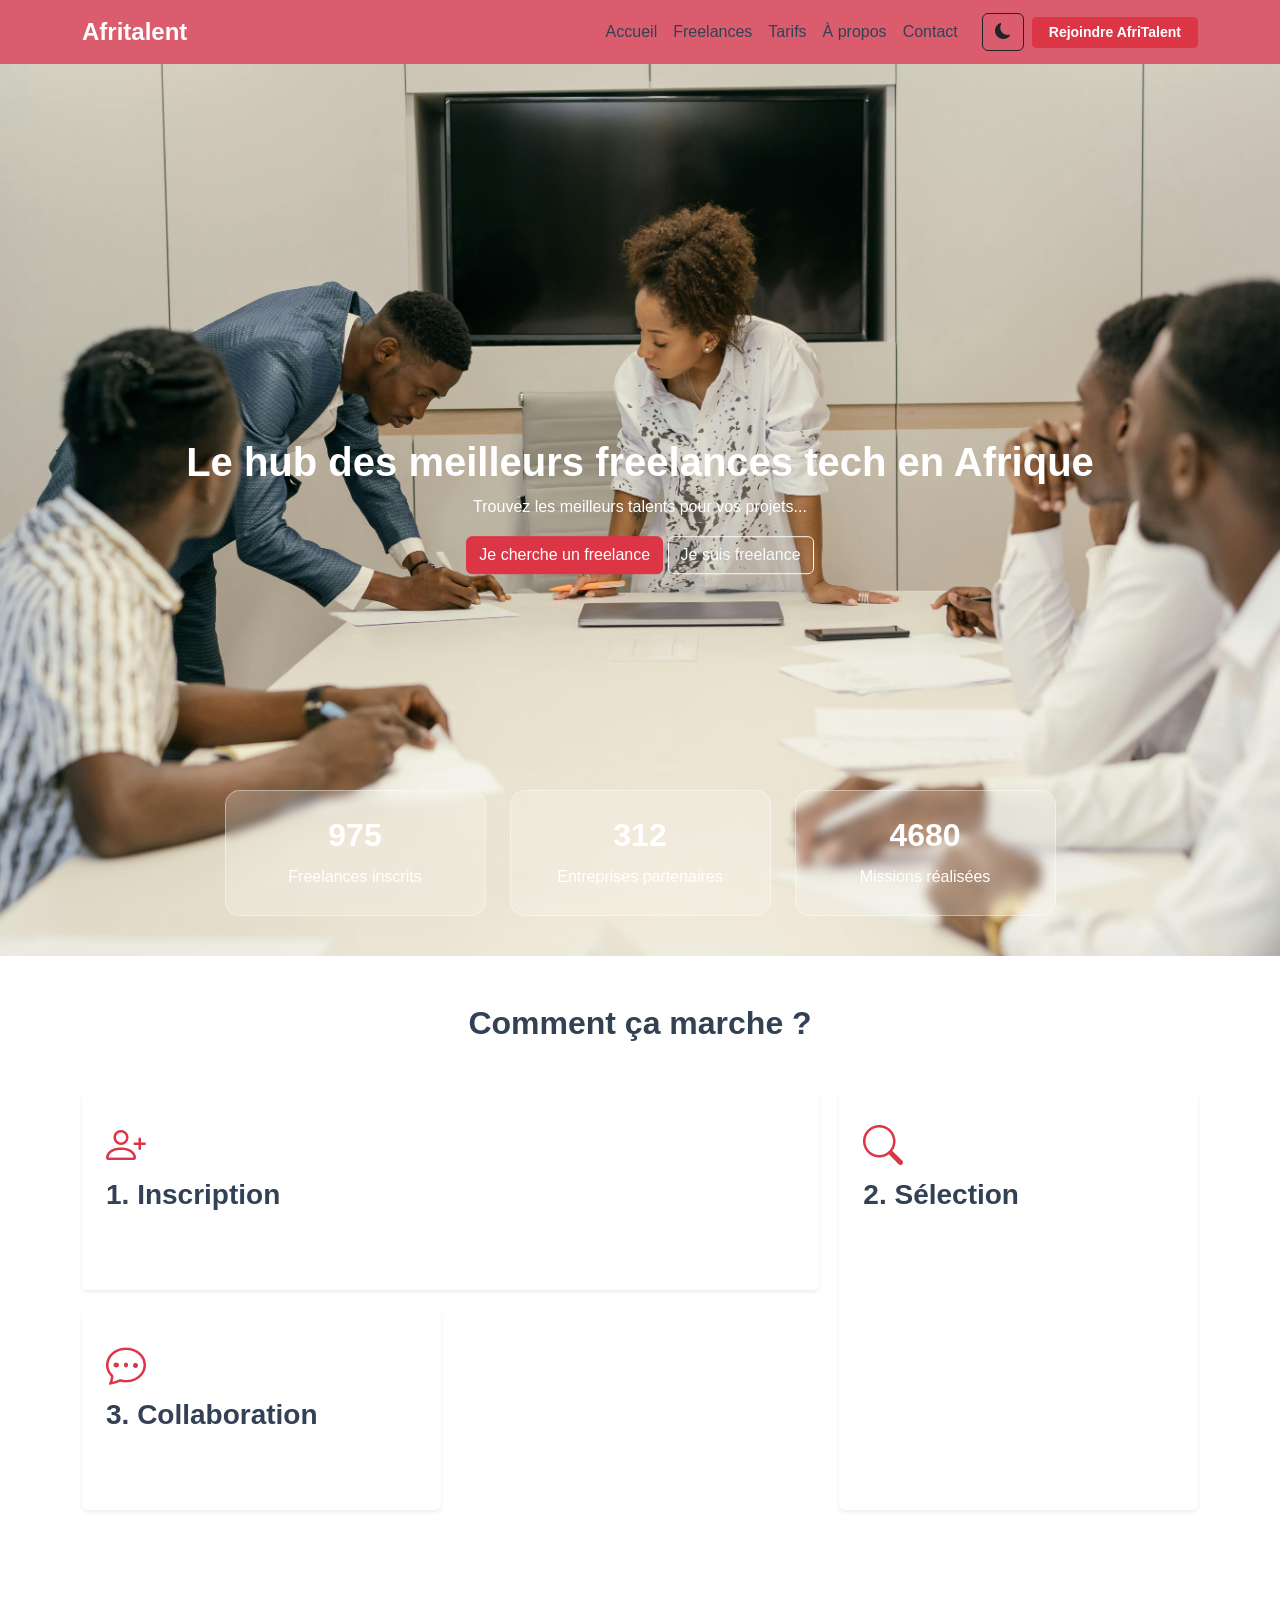
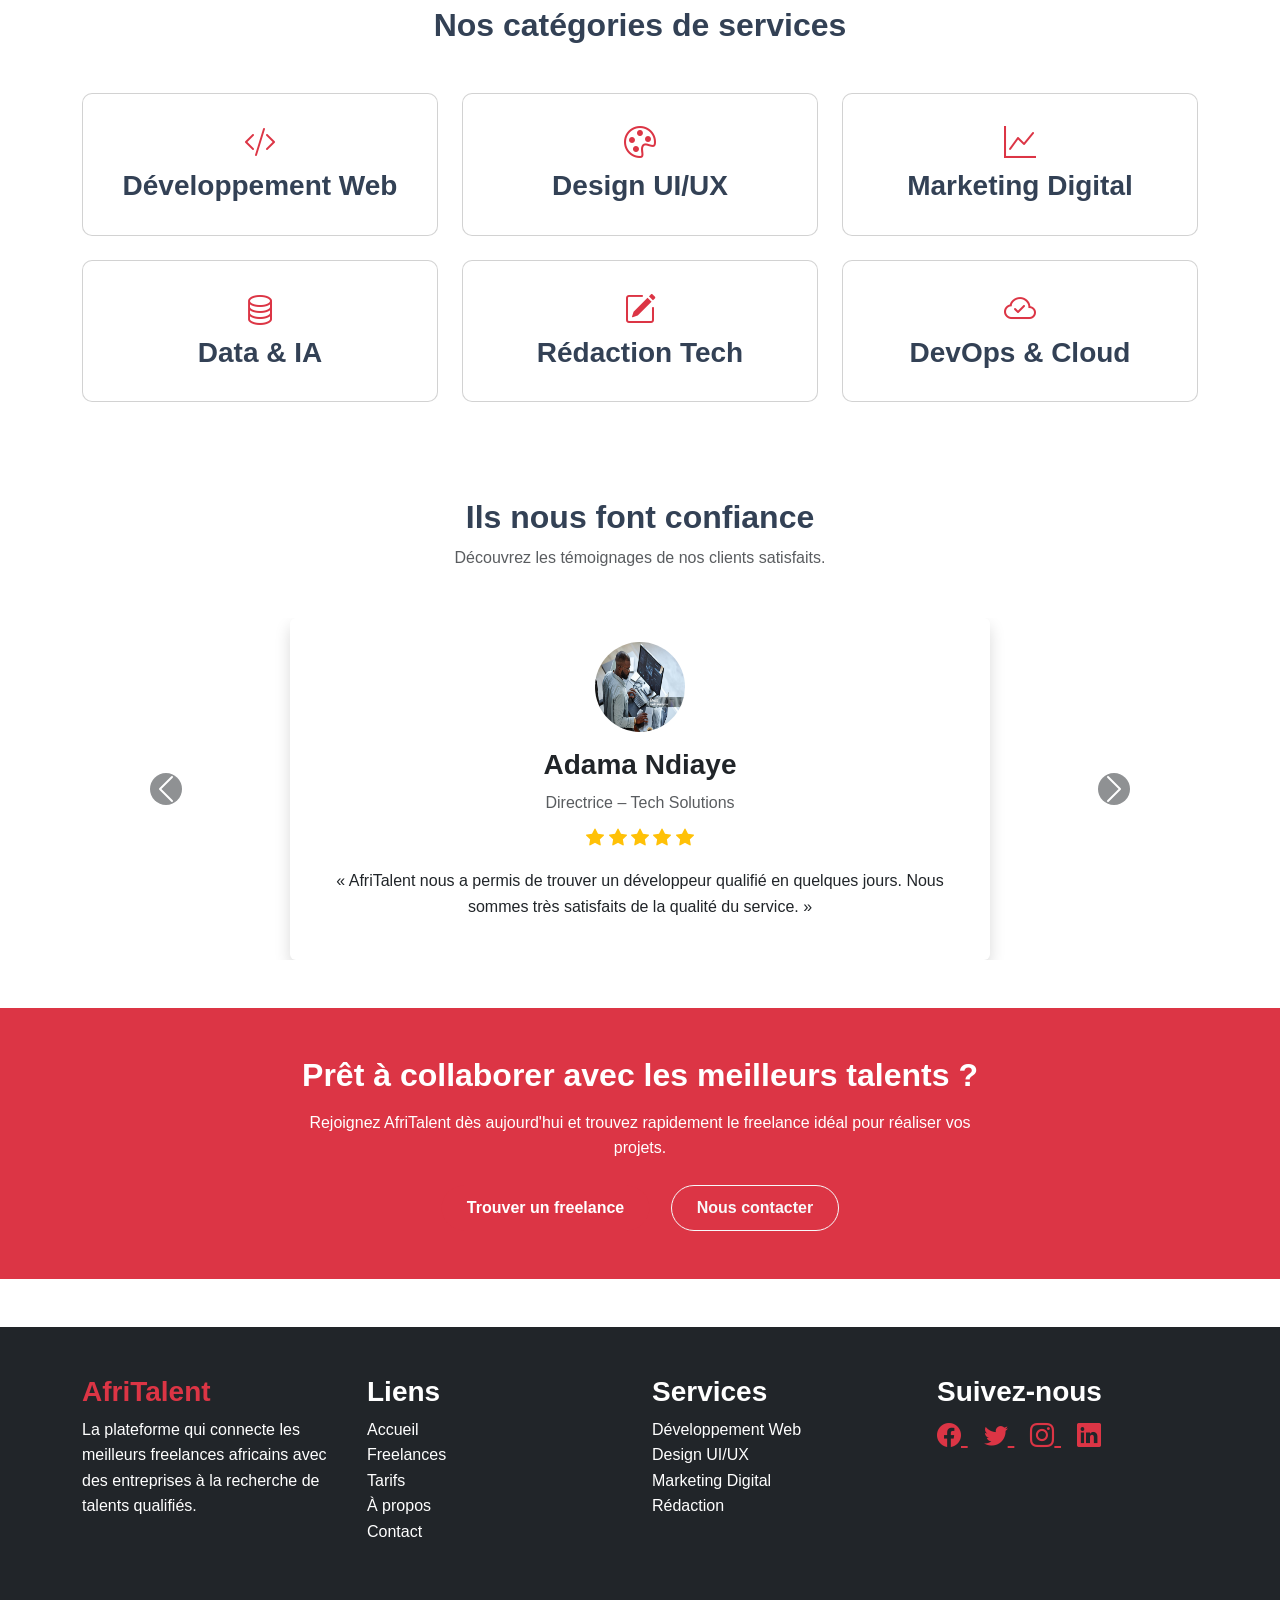
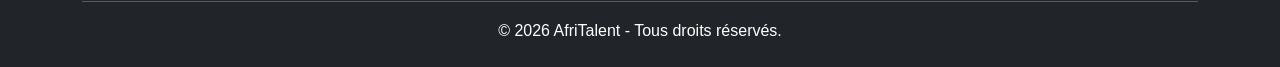
<file: index.html>
<!DOCTYPE html>
<html lang="fr">
<head>
    <meta charset="UTF-8">
    <meta name="viewport" content="width=device-width, initial-scale=1.0">
    <title>Accueil | AfriTalent</title>
    
    <link href="https://cdn.jsdelivr.net/npm/bootstrap@5.3.0/dist/css/bootstrap.min.css" rel="stylesheet">
    <link rel="stylesheet" href="https://cdn.jsdelivr.net/npm/bootstrap-icons@1.10.5/font/bootstrap-icons.css">
    <link rel="stylesheet" href="css/styles.css">
</head>
<body> 
    <header>
        <!-- Navbar fixe avec toggle dark mode et bouton d'inscription -->
        <nav class="navbar navbar-expand-lg navbar-light fixed-top">
            <div class="container">
                
                <a class="navbar-brand" href="index.html">Afritalent</a>
                
                <button class="navbar-toggler" type="button" data-bs-toggle="collapse" data-bs-target="#navbarNav" aria-controls="navbarNav" aria-expanded="false" aria-label="Toggle navigation">
                    <span class="navbar-toggler-icon"></span>
                </button>
         
                <div class="collapse navbar-collapse" id="navbarNav">

                    <ul class="navbar-nav ms-auto">
                        <li class="nav-item"><a class="nav-link" href="index.html">Accueil</a></li>
                        <li class="nav-item"><a class="nav-link" href="freelances.html">Freelances</a></li>
                        <li class="nav-item"><a class="nav-link" href="tarifs.html">Tarifs</a></li>
                        <li class="nav-item"><a class="nav-link" href="about.html">À propos</a></li>
                        <li class="nav-item"><a class="nav-link" href="contact.html">Contact</a></li>
                    </ul>

                    <div class="d-flex align-items-center ms-3">

                        <button id="theme-toggle" class="btn btn-outline-dark me-2">
                            <i class="bi bi-moon-fill"></i>
                        </button>

                        <a href="contact.html" class="btn btn-danger btn-sm px-3 fw-bold">
                            Rejoindre AfriTalent
                        </a>

                    </div>

                </div>
            </div>
            </nav>
    </header>
    
    <!-- Section Hero : image plein écran, titre + CTA centrés, stats flottantes en bas -->
    <section class="hero">

        <img src="images/images6.jpg" class="hero-img" alt="equipe de profesionnels travaillant ensemble">

        <div class="hero-content">
            <div class="container">
                <h1>Le hub des meilleurs freelances tech en Afrique</h1>
                <p>Trouvez les meilleurs talents pour vos projets...</p>
                <a href="freelances.html" class="btn btn-danger">Je cherche un freelance</a>
                <a href="contact.html" class="btn btn-outline-light">Je suis freelance</a>
            </div>
        </div>

        <div class="hero-stats">
            <div class="container">
                <div class="row g-4 justify-content-center">

                    <div class="col-md-3 col-10">
                        <div class="stat-card">
                            <h2 class="counter" data-target="2500">0</h2>
                            <p>Freelances inscrits</p>
                        </div>
                    </div>

                    <div class="col-md-3 col-10">
                        <div class="stat-card">
                            <h2 class="counter" data-target="800">0</h2>
                            <p>Entreprises partenaires</p>
                        </div>
                    </div>

                    <div class="col-md-3 col-10">
                        <div class="stat-card">
                            <h2 class="counter" data-target="12000">0</h2>
                            <p>Missions réalisées</p>
                        </div>
                    </div>

                </div>
            </div>
        </div>

    </section>

    <!-- Section "Comment ça marche" en Bento Grid asymétrique (CSS Grid) -->
    <section class="container py-5 fade-in">
        <h2 class="text-center mb-5">Comment ça marche ?</h2>
        <div class="bento-grid">
            
            <div class="bento-item item-large bg-light p-4 rounded shadow-sm">
                <i class="bi bi-person-plus fs-1 text-danger"></i><h3>1. Inscription</h3>
            </div>
            <div class="bento-item item-tall bg-light p-4 rounded shadow-sm">
                <i class="bi bi-search fs-1 text-danger"></i><h3>2. Sélection</h3>
            </div>
            <div class="bento-item bg-light p-4 rounded shadow-sm">
                <i class="bi bi-chat-dots fs-1 text-danger"></i><h3>3. Collaboration</h3>
            </div>
        </div>
    </section>

    <!-- Grille des 6 catégories de services, avec effet hover en rose -->
    <section class="bg-light py-5 fade-in">
        <div class="container">
            <h2 class="text-center mb-5">Nos catégories de services</h2>
            <div class="row g-4">
                <div class="col-md-4"><div class="card service-card p-4 text-center"><i class="bi bi-code-slash fs-2 text-danger"></i><h3>Développement Web</h3></div></div>
                <div class="col-md-4"><div class="card service-card p-4 text-center"><i class="bi bi-palette fs-2 text-danger"></i><h3>Design UI/UX</h3></div></div>
                <div class="col-md-4"><div class="card service-card p-4 text-center"><i class="bi bi-graph-up fs-2 text-danger"></i><h3>Marketing Digital</h3></div></div>
                <div class="col-md-4"><div class="card service-card p-4 text-center"><i class="bi bi-database fs-2 text-danger"></i><h3>Data & IA</h3></div></div>
                <div class="col-md-4"><div class="card service-card p-4 text-center"><i class="bi bi-pencil-square fs-2 text-danger"></i><h3>Rédaction Tech</h3></div></div>
                <div class="col-md-4"><div class="card service-card p-4 text-center"><i class="bi bi-cloud-check fs-2 text-danger"></i><h3>DevOps & Cloud</h3></div></div>
            </div>
        </div>
    </section>

    <!-- Carousel Bootstrap des témoignages clients -->
    <section class="py-5 bg-light fade-in" id="temoignages">
        <div class="container">

            <div class="text-center mb-5">
                <h2 class="fw-bold">Ils nous font confiance</h2>
                <p class="text-muted">
                    Découvrez les témoignages de nos clients satisfaits.
                </p>
            </div>

            <div id="carouselTemoignages" class="carousel slide" data-bs-ride="carousel">

                <div class="carousel-inner">

                    
                    <div class="carousel-item active">
                        <div class="card border-0 shadow mx-auto p-4 temoignage-card" >
                            <div class="text-center">

                                <img src="images/images7-7.jpg"
                                    class="rounded-circle d-block mx-auto mb-3"
                                    width="90"
                                    height="90"
                                    alt="Adama ndiaye">

                                <h3 class="fw-bold">Adama Ndiaye</h3>
                                <p class="text-muted mb-2">
                                    Directrice – Tech Solutions
                                </p>

                                <div class="text-warning mb-3">
                                    <i class="bi bi-star-fill"></i>
                                    <i class="bi bi-star-fill"></i>
                                    <i class="bi bi-star-fill"></i>
                                    <i class="bi bi-star-fill"></i>
                                    <i class="bi bi-star-fill"></i>
                                </div>

                                <p>
                                    « AfriTalent nous a permis de trouver un développeur
                                    qualifié en quelques jours. Nous sommes très satisfaits
                                    de la qualité du service. »
                                </p>

                            </div>
                        </div>
                    </div>

                   
                    <div class="carousel-item">
                        <div class="card border-0 shadow mx-auto p-4 temoignage-card" >
                            <div class="text-center">

                                <img src="images/images5-5.jpg"
                                    class="rounded-circle d-block mx-auto mb-3"
                                    width="90"
                                    height="90"
                                    alt="Moussa diallo">

                                <h3 class="fw-bold">Moussa Diallo</h3>
                                <p class="text-muted mb-2">
                                    CEO – Digital Africa
                                </p>

                                <div class="text-warning mb-3">
                                    <i class="bi bi-star-fill"></i>
                                    <i class="bi bi-star-fill"></i>
                                    <i class="bi bi-star-fill"></i>
                                    <i class="bi bi-star-fill"></i>
                                    <i class="bi bi-star-fill"></i>
                                </div>

                                <p>
                                    « Les freelances sont très compétents et les projets
                                    sont réalisés dans les délais. Je recommande vivement
                                    cette plateforme. »
                                </p>

                            </div>
                        </div>
                    </div>

                    
                    <div class="carousel-item">
                        <div class="card border-0 shadow mx-auto p-4 temoignage-card" >
                            <div class="text-center">

                                <img src="images/images8-8.jpg"
                                    class="rounded-circle d-block mx-auto mb-3"
                                    width="90"
                                    height="90"
                                    alt="Fatou sow">

                                <h3 class="fw-bold">Fatou Sow</h3>
                                <p class="text-muted mb-2">
                                    Responsable Marketing – Innov Sénégal
                                </p>

                                <div class="text-warning mb-3">
                                    <i class="bi bi-star-fill"></i>
                                    <i class="bi bi-star-fill"></i>
                                    <i class="bi bi-star-fill"></i>
                                    <i class="bi bi-star-fill"></i>
                                    <i class="bi bi-star-fill"></i>
                                </div>

                                <p>
                                    « Une plateforme fiable, moderne et simple à utiliser.
                                    Nous avons trouvé le profil idéal pour notre entreprise. »
                                </p>

                            </div>
                        </div>
                    </div>

                </div>

                
                <button class="carousel-control-prev"
                        type="button"
                        data-bs-target="#carouselTemoignages"
                        data-bs-slide="prev">

                    <span class="carousel-control-prev-icon bg-dark rounded-circle"></span>

                </button>

                <button class="carousel-control-next"
                        type="button"
                        data-bs-target="#carouselTemoignages"
                        data-bs-slide="next">

                    <span class="carousel-control-next-icon bg-dark rounded-circle"></span>

                </button>

            </div>

        </div>
    </section>

    <!-- Bandeau d'appel à l'action final -->
    <section class="cta py-5 fade-in">
        <div class="container">
            <div class="text-center">

                <h2 class="fw-bold mb-3">
                    Prêt à collaborer avec les meilleurs talents ?
                </h2>

                <p class="mb-4">
                    Rejoignez AfriTalent dès aujourd'hui et trouvez rapidement le freelance idéal pour réaliser vos projets.
                </p>

                <a href="freelances.html" class="btn btn-danger me-3">
                    Trouver un freelance
                </a>

                <a href="contact.html" class="btn btn-outline-light">
                    Nous contacter
                </a>

            </div>
        </div>
    </section>

    <!-- Footer 4 colonnes : logo, liens, services, réseaux sociaux -->
    <footer class="bg-dark text-white pt-5 pb-4 mt-5">
        <div class="container">
            <div class="row">

                
                <div class="col-md-3 mb-4">
                    <h3 class="fw-bold text-danger">AfriTalent</h3>
                    <p>
                        La plateforme qui connecte les meilleurs freelances africains
                        avec des entreprises à la recherche de talents qualifiés.
                    </p>
                </div>

              
                <div class="col-md-3 mb-4">
                    <h3>Liens</h3>
                    <ul class="list-unstyled">
                        <li><a href="index.html" class="text-white text-decoration-none">Accueil</a></li>
                        <li><a href="freelances.html" class="text-white text-decoration-none">Freelances</a></li>
                        <li><a href="tarifs.html" class="text-white text-decoration-none">Tarifs</a></li>
                        <li><a href="about.html" class="text-white text-decoration-none">À propos</a></li>
                        <li><a href="contact.html" class="text-white text-decoration-none">Contact</a></li>
                    </ul>
                </div>

                
                <div class="col-md-3 mb-4">
                    <h3>Services</h3>
                    <ul class="list-unstyled">
                        <li>Développement Web</li>
                        <li>Design UI/UX</li>
                        <li>Marketing Digital</li>
                        <li>Rédaction</li>
                    </ul>
                </div>

                
                <div class="col-md-3 mb-4">
                    <h3>Suivez-nous</h3>

                    <a href="#" class="text-danger fs-4 me-3">
                        <i class="bi bi-facebook"></i>
                    </a>

                    <a href="#" class="text-danger fs-4 me-3">
                        <i class="bi bi-twitter"></i>
                    </a>

                    <a href="#" class="text-danger fs-4 me-3">
                        <i class="bi bi-instagram"></i>
                    </a>

                    <a href="#" class="text-danger fs-4">
                        <i class="bi bi-linkedin"></i>
                    </a>
                </div>

            </div>

            <hr class="border-light">

            <div class="text-center">
                <p class="mb-0">
                    ©️ 2026 AfriTalent - Tous droits réservés.
                </p>
            </div>

        </div>
    </footer>
    <button id="backToTop" class="btn btn-danger rounded-circle">
        <i class="bi bi-arrow-up"></i>
    </button>

    <script src="https://cdn.jsdelivr.net/npm/bootstrap@5.3.0/dist/js/bootstrap.bundle.min.js"></script>
    <script src="js/main.js"></script>

</body>
</html>
</file>
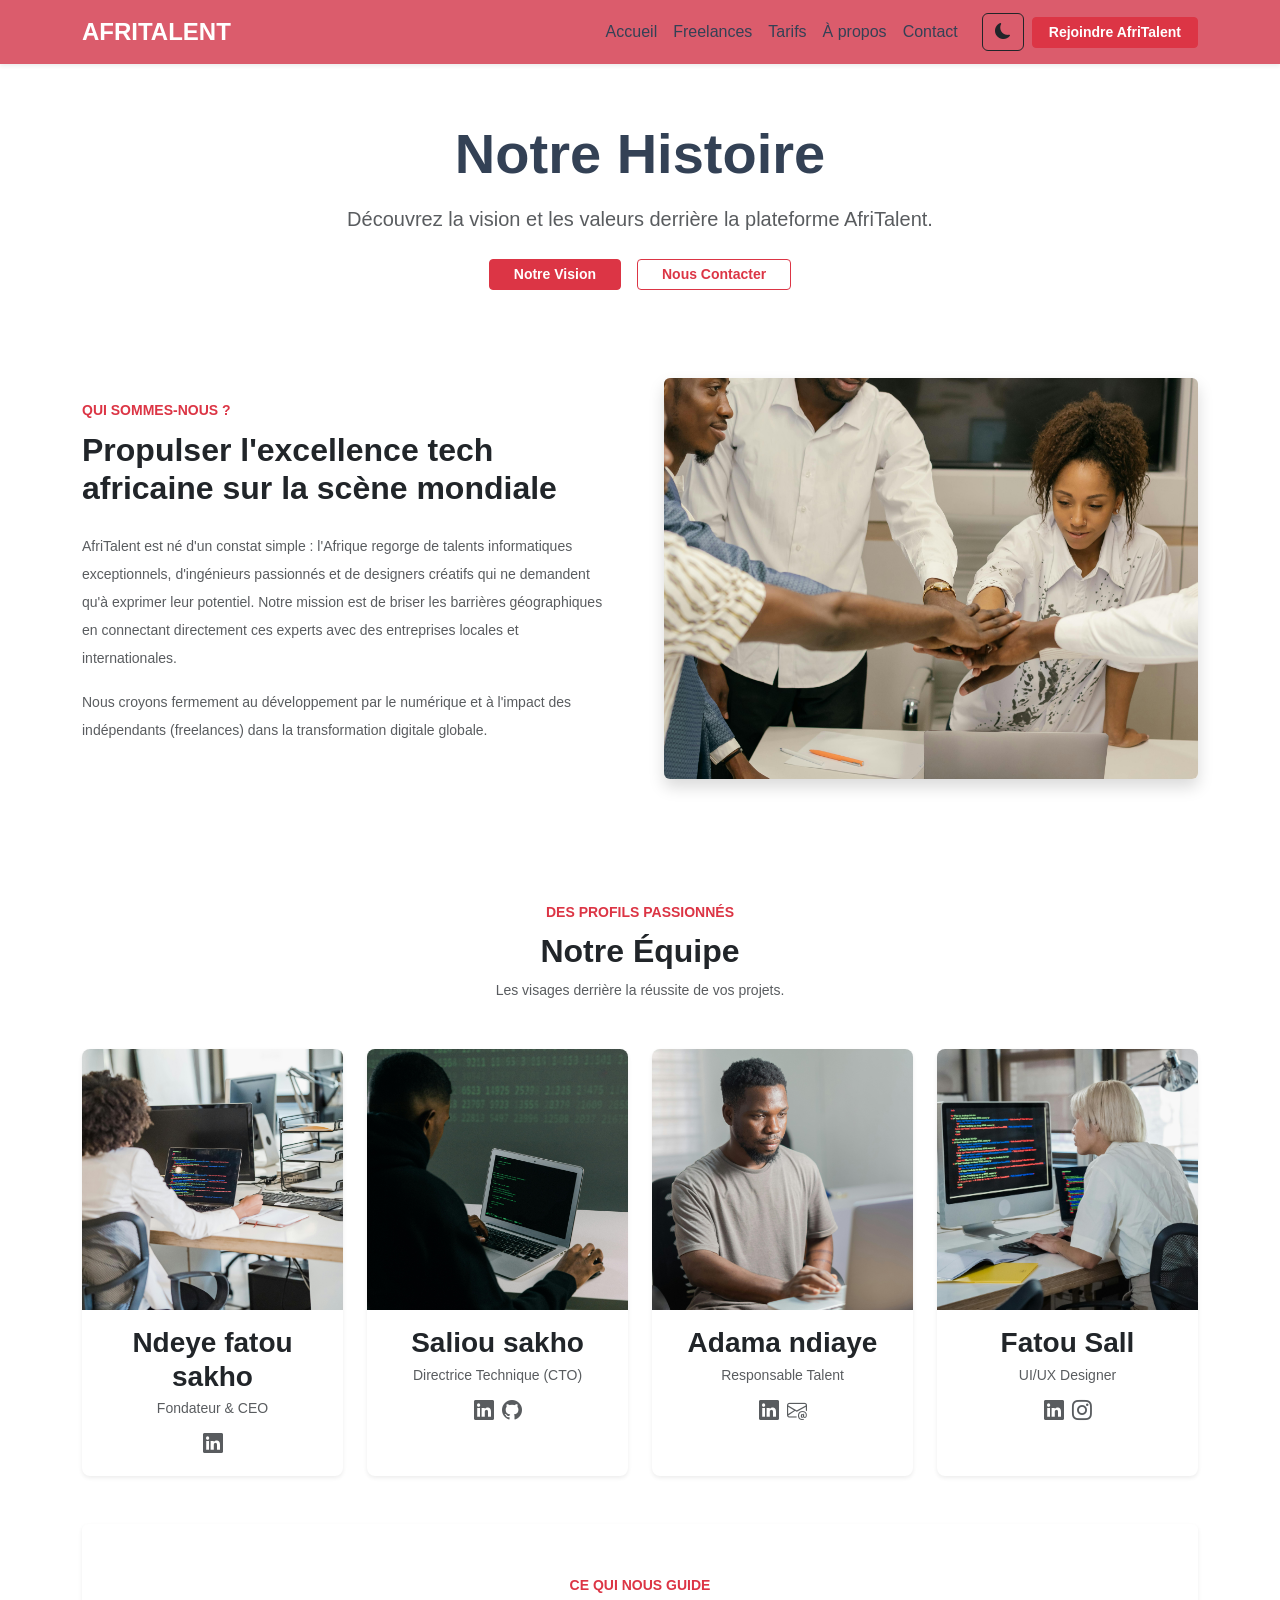
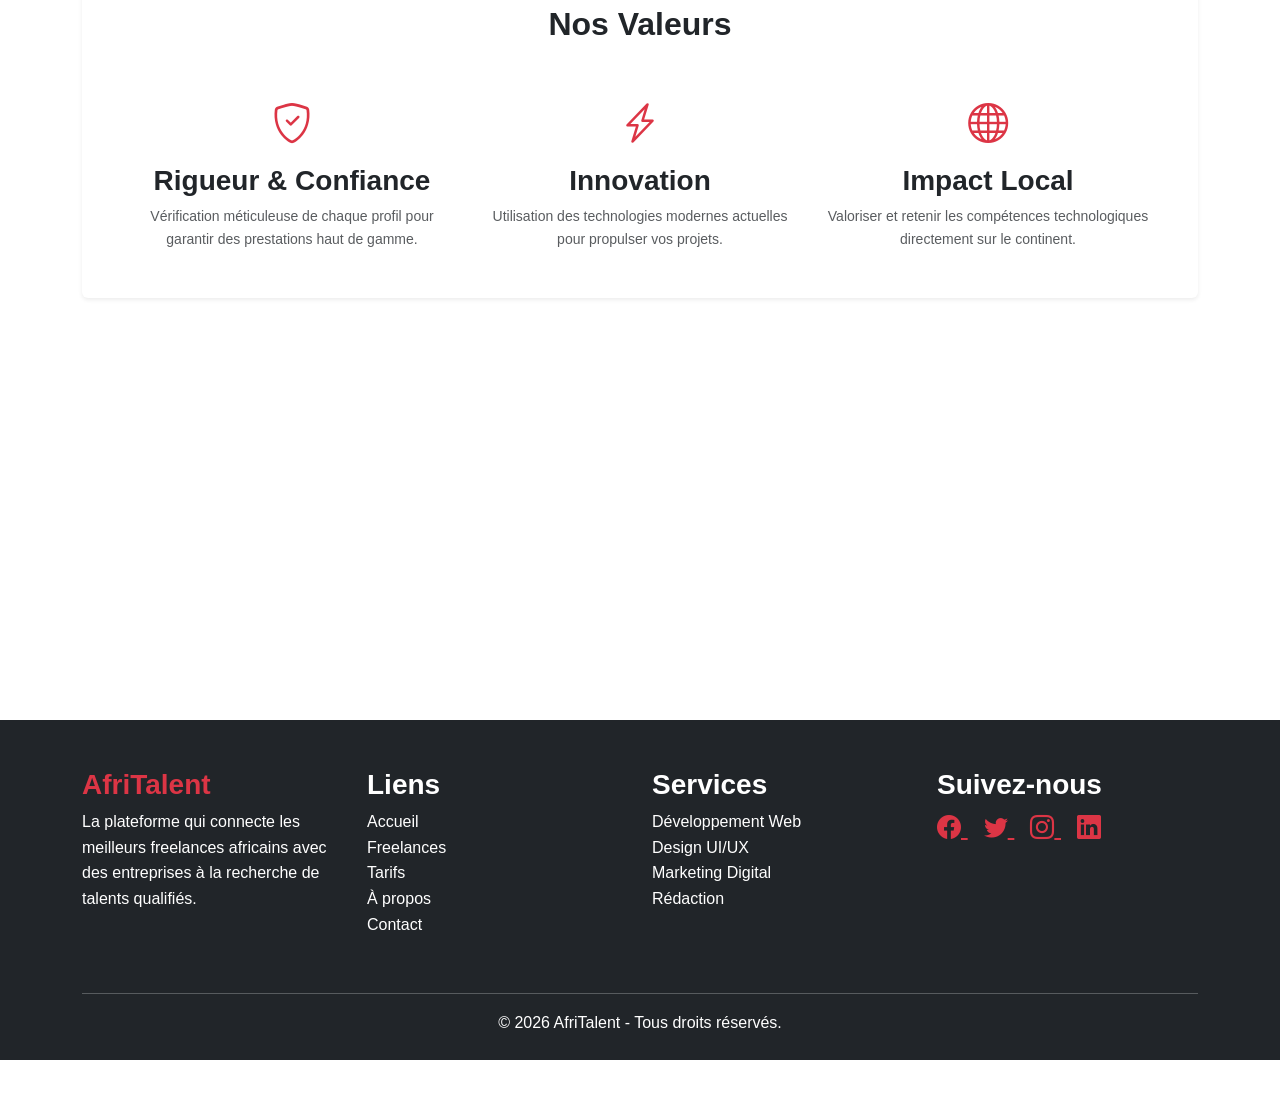
<file: about.html>
<!DOCTYPE html>
<html lang="fr">
<head>
    <meta charset="UTF-8">
    <meta name="viewport" content="width=device-width, initial-scale=1.0">
    <title>AfriTalent - À propos</title>
    <link href="https://cdn.jsdelivr.net/npm/bootstrap@5.3.0/dist/css/bootstrap.min.css" rel="stylesheet">
    <link href="https://cdn.jsdelivr.net/npm/bootstrap-icons@1.10.5/font/bootstrap-icons.css" rel="stylesheet">
    <link rel="stylesheet" href="css/styles.css">
</head>
<body class="bg-light">

    <!-- Navbar fixe avec toggle dark mode et bouton d'inscription -->
    <nav class="navbar navbar-expand-lg navbar-light bg-white shadow-sm fixed-top">
        <div class="container">
            <a class="navbar-brand fw-bold text-danger" href="index.html">AFRITALENT</a>
            
            <button class="navbar-toggler" type="button" data-bs-toggle="collapse" data-bs-target="#navbarNav" aria-controls="navbarNav" aria-expanded="false" aria-label="Toggle navigation">
                <span class="navbar-toggler-icon"></span>
            </button>

            <div class="collapse navbar-collapse" id="navbarNav">

                <ul class="navbar-nav ms-auto">
                    <li class="nav-item"><a class="nav-link" href="index.html">Accueil</a></li>
                    <li class="nav-item"><a class="nav-link" href="freelances.html">Freelances</a></li>
                    <li class="nav-item"><a class="nav-link" href="tarifs.html">Tarifs</a></li>
                    <li class="nav-item"><a class="nav-link" href="about.html">À propos</a></li>
                    <li class="nav-item"><a class="nav-link" href="contact.html">Contact</a></li>
                </ul>

                <div class="d-flex align-items-center ms-3">

                    <button id="theme-toggle" class="btn btn-outline-dark me-2">
                        <i class="bi bi-moon-fill"></i>
                    </button>

                    <a href="contact.html" class="btn btn-danger btn-sm px-3 fw-bold">
                        Rejoindre AfriTalent
                    </a>

                </div>
            </div>
         </div>
    </nav>

    <!-- En-tête de page : titre + 2 boutons CTA -->
    <div class="container position-relative py-5 my-3 text-center">
        <h1 class="display-4 fw-bold mb-3">Notre Histoire</h1>
        <p class="lead text-muted mb-4">Découvrez la vision et les valeurs derrière la plateforme AfriTalent.</p>
        <div class="d-flex justify-content-center gap-3">
            <a href="#histoire" class="btn btn-danger btn-sm px-4 fw-bold">Notre Vision</a>
            <a href="contact.html" class="btn btn-outline-danger btn-sm px-4 fw-bold">Nous Contacter</a>
        </div>
    </div>

    <main class="container mb-5">
        
        <!-- Section "Qui sommes-nous" : texte et image -->
        <section id="histoire" class="row g-5 align-items-center mb-5 py-4 fade-in">
            <div class="col-lg-6">
                <span class="text-danger small fw-bold text-uppercase">Qui sommes-nous ?</span>
                <h2 class="fw-bold text-dark mt-2 mb-4">Propulser l'excellence tech africaine sur la scène mondiale</h2>
                <p class="text-muted small lh-lg">
                    AfriTalent est né d'un constat simple : l'Afrique regorge de talents informatiques exceptionnels, d'ingénieurs passionnés et de designers créatifs qui ne demandent qu'à exprimer leur potentiel. Notre mission est de briser les barrières géographiques en connectant directement ces experts avec des entreprises locales et internationales.
                </p>
                <p class="text-muted small lh-lg">
                    Nous croyons fermement au développement par le numérique et à l'impact des indépendants (freelances) dans la transformation digitale globale.
                </p>
            </div>
            <div class="col-lg-6">
                <div class="ratio ratio-4x3 overflow-hidden rounded shadow">
                    <img src="images/images5.jpg" class="w-100 h-100 object-fit-cover" alt="Équipe AfriTalent">
                </div>
            </div>
        </section>

        <!-- Grille de l'équipe : 4 membres fictifs avec photo, poste et réseaux -->
        <section class="my-5 pt-5 fade-in">
            <div class="text-center mb-5">
                <span class="text-danger small fw-bold text-uppercase">Des profils passionnés</span>
                <h2 class="fw-bold text-dark mt-2">Notre Équipe</h2>
                <p class="text-muted small">Les visages derrière la réussite de vos projets.</p>
            </div>
            <div class="row row-cols-1 row-cols-sm-2 row-cols-md-4 g-4 text-center">
                
                <div class="col">
                    <div class="card h-100 border-0 shadow-sm rounded-3 overflow-hidden">
                        <div class="ratio ratio-1x1 overflow-hidden">
                            <img src="images/images3-3.jpg" class="w-100 h-100 object-fit-cover" alt=" Ndeye fatou sakho">
                        </div>
                        <div class="card-body p-3">
                            <h3 class="fw-bold text-dark mb-1">Ndeye fatou sakho</h3>
                            <p class="text-muted small mb-2">Fondateur & CEO</p>
                            <a href="#" class="text-muted fs-5"><i class="bi bi-linkedin"></i></a>
                        </div>
                    </div>
                </div>

                <div class="col">
                    <div class="card h-100 border-0 shadow-sm rounded-3 overflow-hidden">
                        <div class="ratio ratio-1x1 overflow-hidden">
                            <img src="images/images4-4.jpg" class="w-100 h-100 object-fit-cover" alt="Saliou sakho">
                        </div>
                        <div class="card-body p-3">
                            <h3 class="fw-bold text-dark mb-1">Saliou sakho</h3>
                            <p class="text-muted small mb-2">Directrice Technique (CTO)</p>
                            <div class="d-flex justify-content-center gap-2">
                                <a href="#" class="text-muted fs-5"><i class="bi bi-linkedin"></i></a>
                                <a href="#" class="text-muted fs-5"><i class="bi bi-github"></i></a>
                            </div>
                        </div>
                    </div>
                </div>

                <div class="col">
                    <div class="card h-100 border-0 shadow-sm rounded-3 overflow-hidden">
                        <div class="ratio ratio-1x1 overflow-hidden">
                            <img src="images/images5-5.jpg" class="w-100 h-100 object-fit-cover" alt="Adama ndiaye">
                        </div>
                        <div class="card-body p-3">
                            <h3 class="fw-bold text-dark mb-1">Adama ndiaye</h3>
                            <p class="text-muted small mb-2">Responsable Talent</p>
                            <div class="d-flex justify-content-center gap-2">
                                <a href="#" class="text-muted fs-5"><i class="bi bi-linkedin"></i></a>
                                <a href="#" class="text-muted fs-5"><i class="bi bi-envelope-at"></i></a>
                            </div>
                        </div>
                    </div>
                </div>

                <div class="col">
                    <div class="card h-100 border-0 shadow-sm rounded-3 overflow-hidden">
                        <div class="ratio ratio-1x1 overflow-hidden">
                            <img src="images/images6-6.jpg" class="w-100 h-100 object-fit-cover" alt="Fatou Sall">
                        </div>
                        <div class="card-body p-3">
                            <h3 class="fw-bold text-dark mb-1">Fatou Sall</h3>
                            <p class="text-muted small mb-2">UI/UX Designer</p>
                            <div class="d-flex justify-content-center gap-2">
                                <a href="#" class="text-muted fs-5"><i class="bi bi-linkedin"></i></a>
                                <a href="#" class="text-muted fs-5"><i class="bi bi-instagram"></i></a>
                            </div>
                        </div>
                    </div>
                </div>

            </div>
        </section>

        <!-- 3 valeurs de l'entreprise avec icônes -->
        <section class="bg-white p-5 rounded shadow-sm my-5 text-center fade-in">
            <span class="text-danger small fw-bold text-uppercase">Ce qui nous guide</span>
            <h2 class="fw-bold text-dark mt-2 mb-5">Nos Valeurs</h2>
            <div class="row g-4">
                <div class="col-md-4">
                    <i class="bi bi-shield-check text-danger fs-1"></i>
                    <h3 class="fw-bold text-dark mt-2">Rigueur & Confiance</h3>
                    <p class="text-muted small mb-0">Vérification méticuleuse de chaque profil pour garantir des prestations haut de gamme.</p>
                </div>
                <div class="col-md-4">
                    <i class="bi bi-lightning-charge text-danger fs-1"></i>
                    <h3 class="fw-bold text-dark mt-2">Innovation</h3>
                    <p class="text-muted small mb-0">Utilisation des technologies modernes actuelles pour propulser vos projets.</p>
                </div>
                <div class="col-md-4">
                    <i class="bi bi-globe text-danger fs-1"></i>
                    <h3 class="fw-bold text-dark mt-2">Impact Local</h3>
                    <p class="text-muted small mb-0">Valoriser et retenir les compétences technologiques directement sur le continent.</p>
                </div>
            </div>
        </section>

        <!-- Chiffres clés en Bento Grid avec compteurs animés -->
        <section class="my-5 fade-in">
            <div class="text-center mb-5">
                <h2 class="fw-bold text-dark">Chiffres Clés</h2>
            </div>
            <div class="row g-3 text-center">
                <div class="col-md-6">
                    <div class="bg-white p-5 rounded shadow-sm border h-100 d-flex flex-column justify-content-center align-items-center">
                        <h2 class="fw-bold text-danger display-4"><span class="counter" data-target="9">0</span>+</h2>
                        <p class="fw-bold text-dark mb-0">Experts Certifiés</p>
                    </div>
                </div>
                <div class="col-md-6">
                    <div class="row g-3">
                        <div class="col-12">
                            <div class="bg-white p-4 rounded shadow-sm border">
                                <h3 class="fw-bold text-danger"><span class="counter" data-target="100">0</span>%</h3>
                                <p class="text-muted small mb-0 fw-bold">Digital</p>
                            </div>
                        </div>
                        <div class="col-6">
                            <div class="bg-white p-4 rounded shadow-sm border">
                                <h4 class="fw-bold text-danger">24/7</h4>
                                <p class="text-muted small mb-0 fw-bold">Disponibilité</p>
                            </div>
                        </div>
                        <div class="col-6">
                            <div class="bg-white p-4 rounded shadow-sm border">
                                <h4 class="fw-bold text-danger">0 F</h4>
                                <p class="text-muted small mb-0 fw-bold">Frais cachés</p>
                            </div>
                        </div>
                    </div>
                </div>
            </div>
        </section>

    </main>

    <!-- Footer 4 colonnes : logo, liens, services, réseaux sociaux -->
    <footer class="bg-dark text-white pt-5 pb-4 mt-5">
        <div class="container">
            <div class="row">

                
                <div class="col-md-3 mb-4">
                    <h3 class="fw-bold text-danger">AfriTalent</h3>
                    <p>
                        La plateforme qui connecte les meilleurs freelances africains
                        avec des entreprises à la recherche de talents qualifiés.
                    </p>
                </div>

              
                <div class="col-md-3 mb-4">
                    <h3>Liens</h3>
                    <ul class="list-unstyled">
                        <li><a href="index.html" class="text-white text-decoration-none">Accueil</a></li>
                        <li><a href="freelances.html" class="text-white text-decoration-none">Freelances</a></li>
                        <li><a href="tarifs.html" class="text-white text-decoration-none">Tarifs</a></li>
                        <li><a href="about.html" class="text-white text-decoration-none">À propos</a></li>
                        <li><a href="contact.html" class="text-white text-decoration-none">Contact</a></li>
                    </ul>
                </div>

                
                <div class="col-md-3 mb-4">
                    <h3>Services</h3>
                    <ul class="list-unstyled">
                        <li>Développement Web</li>
                        <li>Design UI/UX</li>
                        <li>Marketing Digital</li>
                        <li>Rédaction</li>
                    </ul>
                </div>

                
                <div class="col-md-3 mb-4">
                    <h3>Suivez-nous</h3>

                    <a href="#" class="text-danger fs-4 me-3">
                        <i class="bi bi-facebook"></i>
                    </a>

                    <a href="#" class="text-danger fs-4 me-3">
                        <i class="bi bi-twitter"></i>
                    </a>

                    <a href="#" class="text-danger fs-4 me-3">
                        <i class="bi bi-instagram"></i>
                    </a>

                    <a href="#" class="text-danger fs-4">
                        <i class="bi bi-linkedin"></i>
                    </a>
                </div>

            </div>

            <hr class="border-light">

            <div class="text-center">
                <p class="mb-0">
                    ©️ 2026 AfriTalent - Tous droits réservés.
                </p>
            </div>

        </div>
    </footer>
    <button id="backToTop" class="btn btn-danger rounded-circle">
        <i class="bi bi-arrow-up"></i>
    </button>

    <script src="https://cdn.jsdelivr.net/npm/bootstrap@5.3.0/dist/js/bootstrap.bundle.min.js"></script>
    <script src="js/main.js"></script>
</body>
</html>
</file>
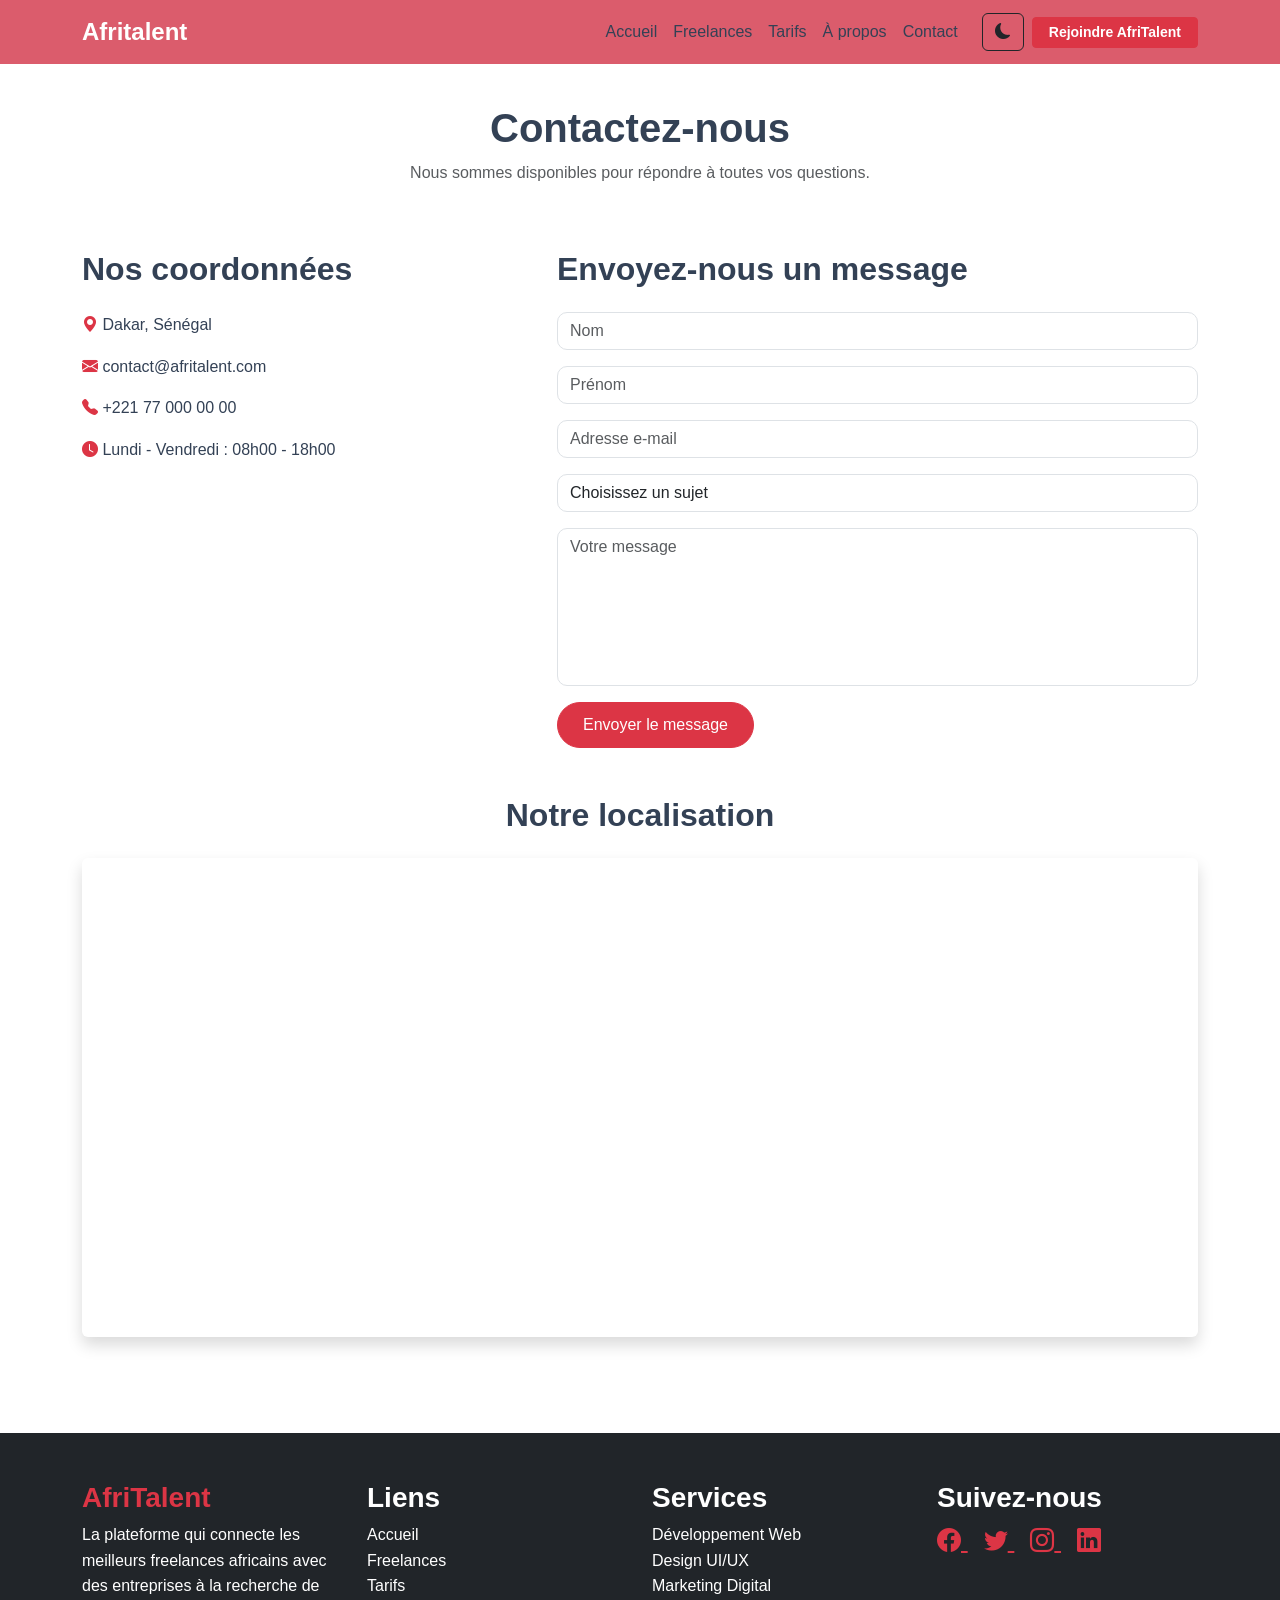
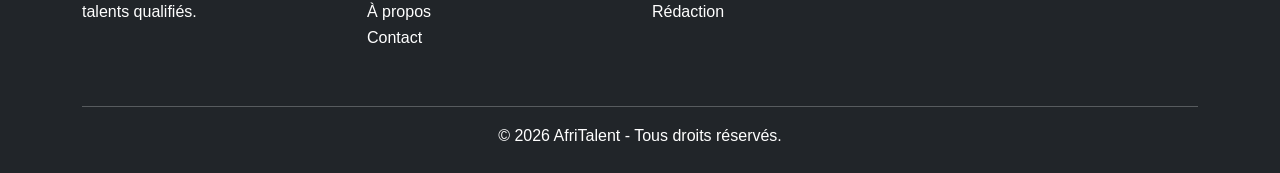
<file: contact.html>
<!DOCTYPE html>
<html lang="fr">
<head>
    <meta charset="UTF-8">
    <meta name="viewport" content="width=device-width, initial-scale=1.0">
    <title>Contact - AfriTalent</title>

    <link href="https://cdn.jsdelivr.net/npm/bootstrap@5.3.0/dist/css/bootstrap.min.css" rel="stylesheet">
    <link rel="stylesheet" href="https://cdn.jsdelivr.net/npm/bootstrap-icons@1.10.5/font/bootstrap-icons.css">
    <link rel="stylesheet" href="css/styles.css">
</head>

<body>
<!-- Navbar fixe avec toggle dark mode et bouton d'inscription-->

<header>
      <nav class="navbar navbar-expand-lg navbar-light fixed-top">
    <div class="container">
        
        <a class="navbar-brand" href="index.html">Afritalent</a>
        
        <button class="navbar-toggler" type="button" data-bs-toggle="collapse" data-bs-target="#navbarNav" aria-controls="navbarNav" aria-expanded="false" aria-label="Toggle navigation">
            <span class="navbar-toggler-icon"></span>
        </button>
 
       <div class="collapse navbar-collapse" id="navbarNav">

    <ul class="navbar-nav ms-auto">
        <li class="nav-item"><a class="nav-link" href="index.html">Accueil</a></li>
        <li class="nav-item"><a class="nav-link" href="freelances.html">Freelances</a></li>
        <li class="nav-item"><a class="nav-link" href="tarifs.html">Tarifs</a></li>
        <li class="nav-item"><a class="nav-link" href="about.html">À propos</a></li>
        <li class="nav-item"><a class="nav-link" href="contact.html">Contact</a></li>
    </ul>

    <div class="d-flex align-items-center ms-3">

        <button id="theme-toggle" class="btn btn-outline-dark me-2">
            <i class="bi bi-moon-fill"></i>
        </button>

        <a href="contact.html" class="btn btn-danger btn-sm px-3 fw-bold">
            Rejoindre AfriTalent
        </a>

    </div>
    </div>
</div>
</nav>
    </header>

<section class="py-5">
    <div class="container text-center">
        <h1 class="fw-bold">Contactez-nous</h1>
        <p class="text-muted">
            Nous sommes disponibles pour répondre à toutes vos questions.
        </p>
    </div>
</section>

<!-- coordonnées et formulaire de contact avec validation js compléte (regex email, longueur message, message d'erreur) -->

<section class="container pb-5 fade-in">

    <div class="row">

        <div class="col-lg-5">

            <h2 class="mb-4">Nos coordonnées</h2>

            <p><i class="bi bi-geo-alt-fill text-danger"></i> Dakar, Sénégal</p>

            <p><i class="bi bi-envelope-fill text-danger"></i> contact@afritalent.com</p>

            <p><i class="bi bi-telephone-fill text-danger"></i> +221 77 000 00 00</p>

            <p><i class="bi bi-clock-fill text-danger"></i> Lundi - Vendredi : 08h00 - 18h00</p>

        </div>


        <div class="col-lg-7">

            <h2 class="mb-4">Envoyez-nous un message</h2>

            <form id="contactForm" novalidate>

    <div class="mb-3">
        <input type="text" class="form-control" id="nom" placeholder="Nom">
        <div class="invalid-feedback" id="error-nom"></div>
    </div>

    <div class="mb-3">
        <input type="text" class="form-control" id="prenom" placeholder="Prénom">
        <div class="invalid-feedback" id="error-prenom"></div>
    </div>

    <div class="mb-3">
        <input type="email" class="form-control" id="email" placeholder="Adresse e-mail">
        <div class="invalid-feedback" id="error-email"></div>
    </div>

    <div class="mb-3">
        <select class="form-control" id="sujet">
            <option value="">Choisissez un sujet</option>
            <option value="freelance">Je suis freelance</option>
            <option value="entreprise">Je cherche un freelance</option>
            <option value="support">Support technique</option>
            <option value="autre">Autre</option>
        </select>
        <div class="invalid-feedback" id="error-sujet"></div>
    </div>

    <div class="mb-3">
        <textarea class="form-control" id="message" rows="6" placeholder="Votre message"></textarea>
        <div class="invalid-feedback" id="error-message"></div>
    </div>

    <button type="submit" class="btn btn-danger">
        Envoyer le message
    </button>

    <div class="alert alert-success mt-3 d-none" id="successMessage">
        Votre message a bien été envoyé ! Nous vous répondrons rapidement.
    </div>

</form>

        </div>

    </div>

</section>

<!-- Carte Google Maps intégrée via le code d'iframe officiel -->

<section class="container pb-5 fade-in">

    <h2 class="text-center mb-4">Notre localisation</h2>

    <div class="ratio ratio-21x9 rounded shadow">

       <iframe src="https://www.google.com/maps/embed?pb=!1m18!1m12!1m3!1d123488.89531244751!2d-17.548228269150666!3d14.711009895441466!2m3!1f0!2f0!3f0!3m2!1i1024!2i768!4f13.1!3m3!1m2!1s0xec172f5b3c5bb71%3A0xb17c17d92d5db21f!2sDakar!5e0!3m2!1sfr!2ssn!4v1783546951538!5m2!1sfr!2ssn" width="600" height="450" style="border:0;" allowfullscreen="" loading="lazy" referrerpolicy="strict-origin-when-cross-origin"></iframe>
    </div>

</section>
<!-- Footer 4 colonnes : logo, liens, services, réseau sociaux -->

<footer class="bg-dark text-white pt-5 pb-4 mt-5">
    <div class="container">
        <div class="row">

            
            <div class="col-md-3 mb-4">
                <h3 class="fw-bold text-danger">AfriTalent</h3>
                <p>
                    La plateforme qui connecte les meilleurs freelances africains
                    avec des entreprises à la recherche de talents qualifiés.
                </p>
            </div>

          
            <div class="col-md-3 mb-4">
                <h3>Liens</h3>
                <ul class="list-unstyled">
                    <li><a href="index.html" class="text-white text-decoration-none">Accueil</a></li>
                    <li><a href="freelances.html" class="text-white text-decoration-none">Freelances</a></li>
                    <li><a href="tarifs.html" class="text-white text-decoration-none">Tarifs</a></li>
                    <li><a href="about.html" class="text-white text-decoration-none">À propos</a></li>
                    <li><a href="contact.html" class="text-white text-decoration-none">Contact</a></li>
                </ul>
            </div>

            
            <div class="col-md-3 mb-4">
                <h3>Services</h3>
                <ul class="list-unstyled">
                    <li>Développement Web</li>
                    <li>Design UI/UX</li>
                    <li>Marketing Digital</li>
                    <li>Rédaction</li>
                </ul>
            </div>

            
            <div class="col-md-3 mb-4">
                <h3>Suivez-nous</h3>

                <a href="#" class="text-danger fs-4 me-3">
                    <i class="bi bi-facebook"></i>
                </a>

                <a href="#" class="text-danger fs-4 me-3">
                    <i class="bi bi-twitter"></i>
                </a>

                <a href="#" class="text-danger fs-4 me-3">
                    <i class="bi bi-instagram"></i>
                </a>

                <a href="#" class="text-danger fs-4">
                    <i class="bi bi-linkedin"></i>
                </a>
            </div>

        </div>

        <hr class="border-light">

        <div class="text-center">
            <p class="mb-0">
                © 2026 AfriTalent - Tous droits réservés.
            </p>
        </div>

    </div>
</footer>
<button id="backToTop" class="btn btn-danger rounded-circle">
    <i class="bi bi-arrow-up"></i>
</button>

<script src="https://cdn.jsdelivr.net/npm/bootstrap@5.3.0/dist/js/bootstrap.bundle.min.js"></script>
<script src="js/main.js"></script>

</body>
</html>
</file>
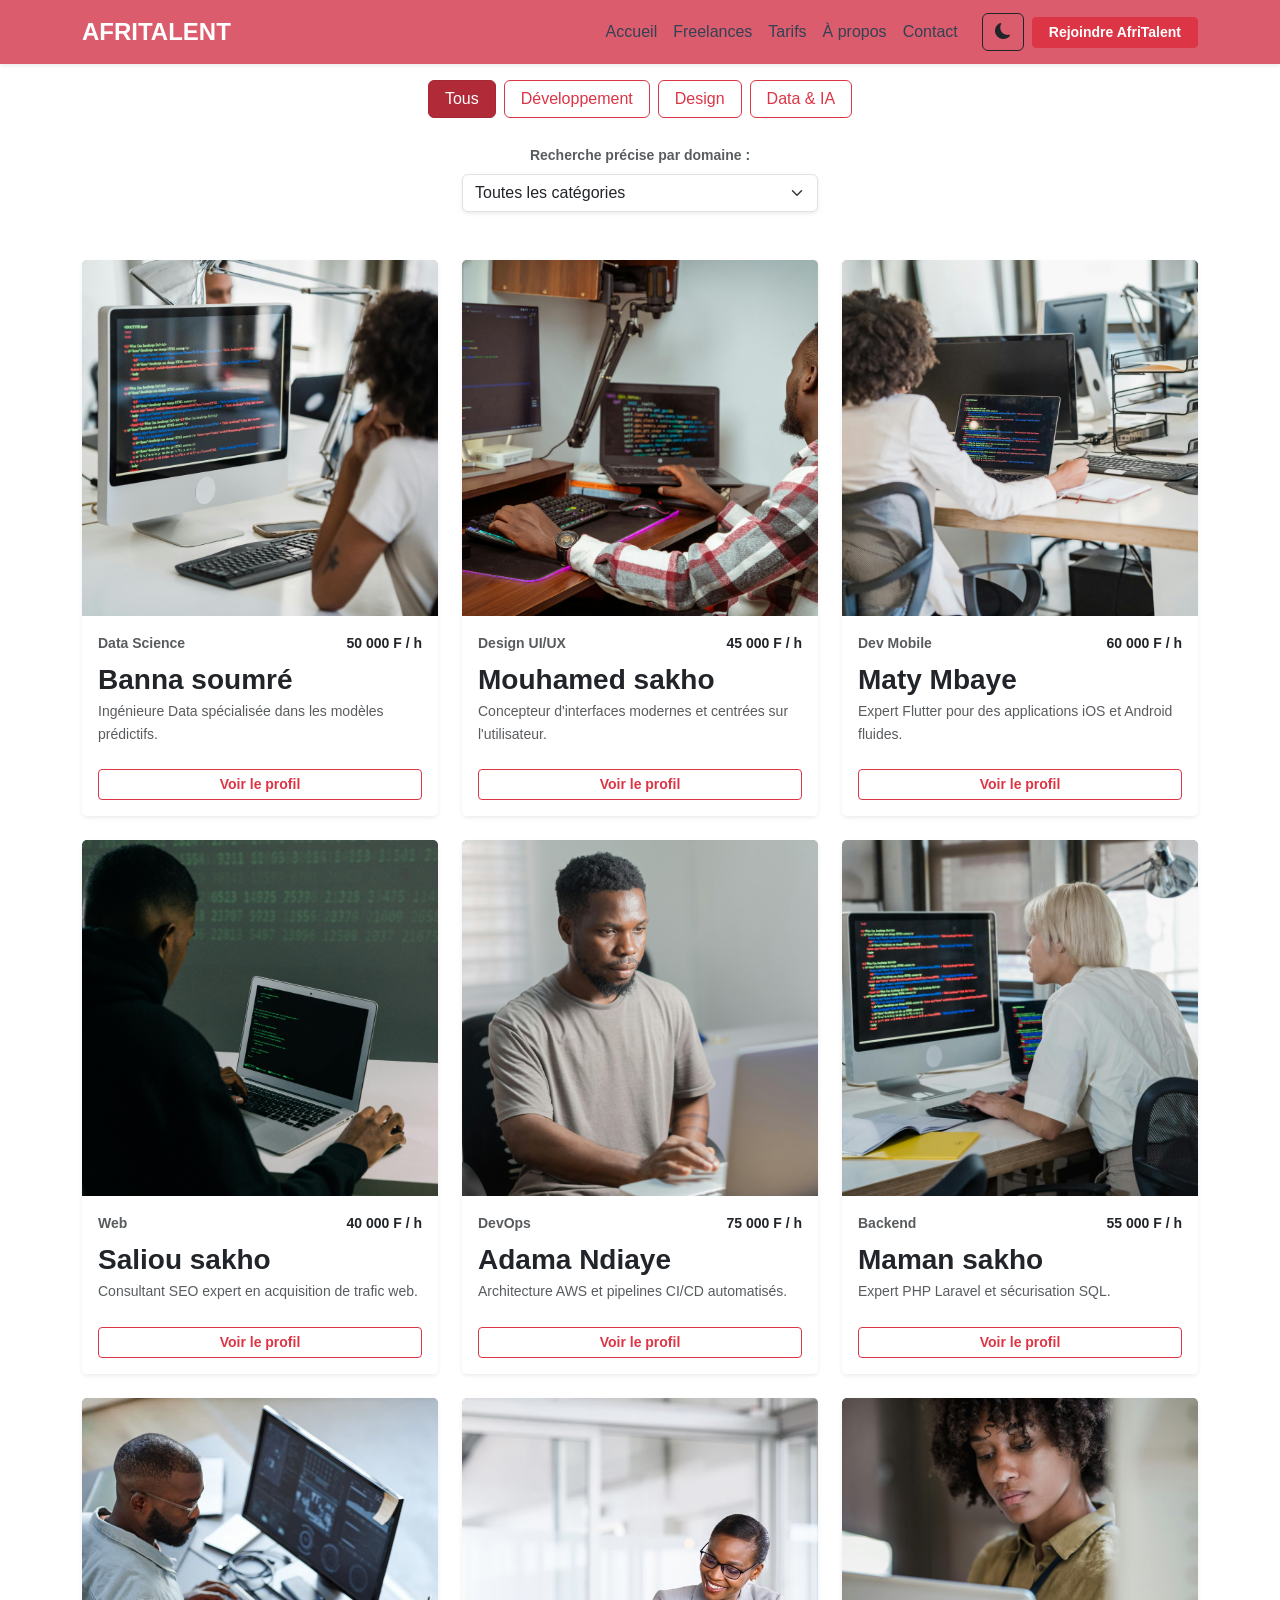
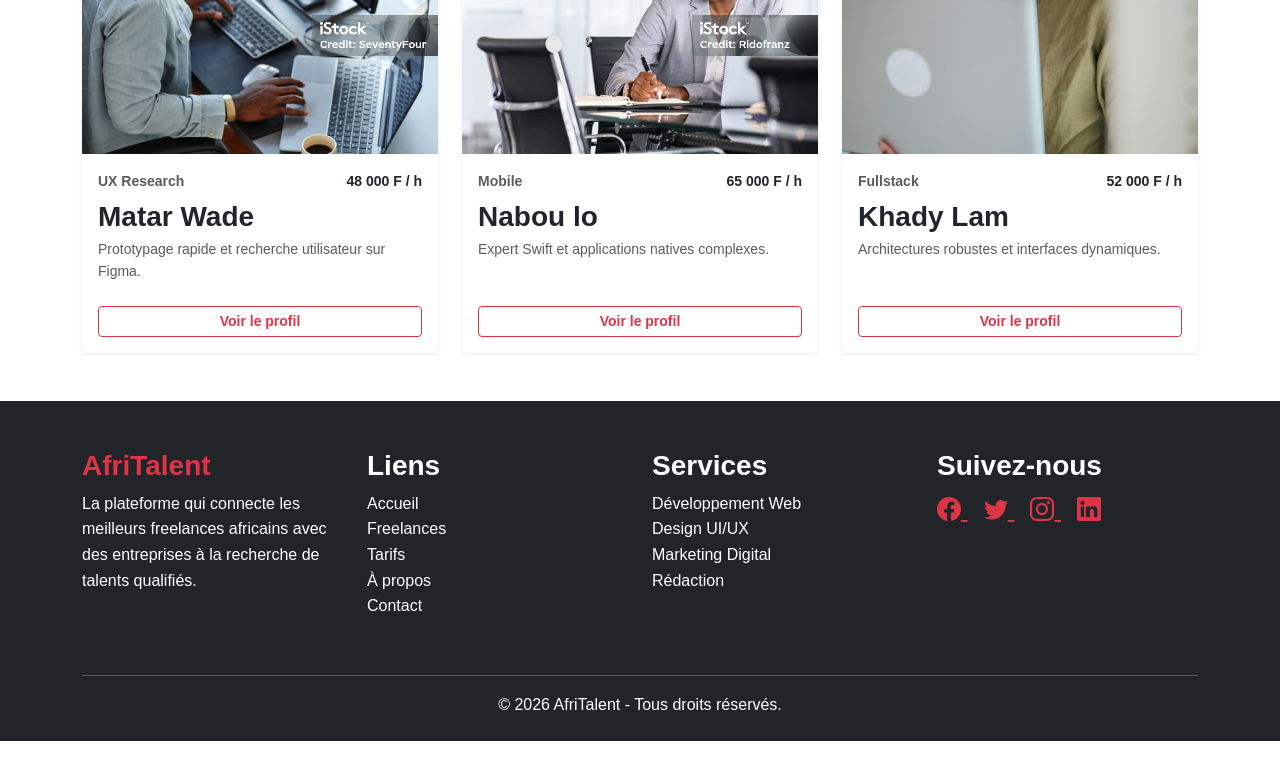
<file: freelances.html>
<!DOCTYPE html>
<html lang="fr">
<head>
    <meta charset="UTF-8">
    <meta name="viewport" content="width=device-width, initial-scale=1.0">
    <title>Nos Freelances | AfriTalent</title>
    <link href="https://cdn.jsdelivr.net/npm/bootstrap@5.3.0/dist/css/bootstrap.min.css" rel="stylesheet">
    <link rel="stylesheet" href="https://cdn.jsdelivr.net/npm/bootstrap-icons@1.10.5/font/bootstrap-icons.css">
    <link rel="stylesheet" href="css/styles.css">
</head>
<body>
    <!-- Navbar fixe avec toggle dark mode et bouton d'inscription  -->

    <nav class="navbar navbar-expand-lg navbar-light bg-white shadow-sm fixed-top">
        <div class="container">
            <a class="navbar-brand fw-bold text-danger" href="index.html">AFRITALENT</a>
            
        <button class="navbar-toggler" type="button" data-bs-toggle="collapse" data-bs-target="#navbarNav" aria-controls="navbarNav" aria-expanded="false" aria-label="Toggle navigation">
            <span class="navbar-toggler-icon"></span>
        </button>
        
       <div class="collapse navbar-collapse" id="navbarNav">

    <ul class="navbar-nav ms-auto">
        <li class="nav-item"><a class="nav-link" href="index.html">Accueil</a></li>
        <li class="nav-item"><a class="nav-link" href="freelances.html">Freelances</a></li>
        <li class="nav-item"><a class="nav-link" href="tarifs.html">Tarifs</a></li>
        <li class="nav-item"><a class="nav-link" href="about.html">À propos</a></li>
        <li class="nav-item"><a class="nav-link" href="contact.html">Contact</a></li>
    </ul>

    <div class="d-flex align-items-center ms-3">

        <button id="theme-toggle" class="btn btn-outline-dark me-2">
            <i class="bi bi-moon-fill"></i>
        </button>

        <a href="contact.html" class="btn btn-danger btn-sm px-3 fw-bold">
            Rejoindre AfriTalent
        </a>

    </div>
</div>
</div>
    </nav>
    <!-- Barre de filtres : 4 boutons de catégorie large et menu déroulant pour un domaine précis-->

    <section class="container my-4">
       <div class="d-flex flex-wrap gap-2 justify-content-center mb-4">
    <button class="btn btn-danger px-3 filter-btn active" data-filter="tous">Tous</button>
    <button class="btn btn-outline-danger px-3 filter-btn" data-filter="developpement">Développement</button>
    <button class="btn btn-outline-danger px-3 filter-btn" data-filter="design">Design</button>
    <button class="btn btn-outline-danger px-3 filter-btn" data-filter="data">Data & IA</button>
</div>

<div class="row justify-content-center mb-5">
    <div class="col-md-4 text-center">
        <label class="form-label small fw-bold text-muted mb-2">Recherche précise par domaine :</label>
        <select class="form-select shadow-sm" id="domainFilter">
            <option value="toutes">Toutes les catégories</option>
            <option value="web">Développement Web</option>
            <option value="mobile">Développement Mobile</option>
            <option value="uiux">Design UI/UX</option>
            <option value="data">Data Science & IA</option>
            <option value="devops">Cloud & DevOps</option>
        </select>
    </div>
</div>
    </section>
    <!-- Grille des 9  profils freelances, filtrables dynamiquemebnts en js sans rechargements de pages   -->

    <main class="container mb-5">
        <div class="row row-cols-1 row-cols-md-2 row-cols-lg-3 g-4">
            
            <div class="col" data-category="data" data-domain="data">
                <div class="card h-100 shadow-sm border-0">
                    <div class="ratio ratio-1x1 w-100 bg-secondary rounded-top">
                        <img src="images/images1-1.jpg" class="card-img-top object-fit-cover" alt="Banna soumaré">
                    </div>
                    <div class="card-body">
                        <div class="d-flex justify-content-between mb-2">
                            <span class="text-muted small fw-bold">Data Science</span>
                            <span class="fw-bold text-dark small">50 000 F / h</span>
                        </div>
                        <h3 class="card-title fw-bold mb-1">Banna soumré</h3>
                        <p class="card-text text-muted small">Ingénieure Data spécialisée dans les modèles prédictifs.</p>
                    </div>
                    <div class="card-footer bg-white border-0 pb-3">
                        <a href="#" class="btn btn-outline-danger btn-sm w-100 fw-bold">Voir le profil</a>
                    </div>
                </div>
            </div>

            <div class="col" data-category="design" data-domain="uiux">
                <div class="card h-100 shadow-sm border-0">
                    <div class="ratio ratio-1x1 w-100 bg-secondary rounded-top">
                        <img src="images/images2-2.jpg" class="card-img-top object-fit-cover" alt="Mouhamed sakho">
                    </div>
                    <div class="card-body">
                        <div class="d-flex justify-content-between mb-2">
                            <span class="text-muted small fw-bold">Design UI/UX</span>
                            <span class="fw-bold text-dark small">45 000 F / h</span>
                        </div>
                        <h3 class="card-title fw-bold mb-1">Mouhamed sakho</h3>
                        <p class="card-text text-muted small">Concepteur d'interfaces modernes et centrées sur l'utilisateur.</p>
                    </div>
                    <div class="card-footer bg-white border-0 pb-3">
                        <a href="#" class="btn btn-outline-danger btn-sm w-100 fw-bold">Voir le profil</a>
                    </div>
                </div>
            </div>

            <div class="col" data-category="developpement" data-domain="mobile">
                <div class="card h-100 shadow-sm border-0">
                    <div class="ratio ratio-1x1 w-100 bg-secondary rounded-top">
                        <img src="images/images3-3.jpg" class="card-img-top object-fit-cover" alt="Maty Mbaye">
                    </div>
                    <div class="card-body">
                        <div class="d-flex justify-content-between mb-2">
                            <span class="text-muted small fw-bold">Dev Mobile</span>
                            <span class="fw-bold text-dark small">60 000 F / h</span>
                        </div>
                        <h3 class="card-title fw-bold mb-1">Maty Mbaye</h3>
                        <p class="card-text text-muted small">Expert Flutter pour des applications iOS et Android fluides.</p>
                    </div>
                    <div class="card-footer bg-white border-0 pb-3">
                        <a href="#" class="btn btn-outline-danger btn-sm w-100 fw-bold">Voir le profil</a>
                    </div>
                </div>
            </div>

            <div class="col" data-category="developpement" data-domain="web">
                <div class="card h-100 shadow-sm border-0">
                    <div class="ratio ratio-1x1 w-100 bg-secondary rounded-top">
                        <img src="images/images4-4.jpg" class="card-img-top object-fit-cover" alt="Saliou sakho">
                    </div>
                    <div class="card-body">
                        <div class="d-flex justify-content-between mb-2">
                            <span class="text-muted small fw-bold">Web</span>
                            <span class="fw-bold text-dark small">40 000 F / h</span>
                        </div>
                        <h3 class="card-title fw-bold mb-1">Saliou sakho</h3>
                        <p class="card-text text-muted small">Consultant SEO expert en acquisition de trafic web.</p>
                    </div>
                    <div class="card-footer bg-white border-0 pb-3">
                        <a href="#" class="btn btn-outline-danger btn-sm w-100 fw-bold">Voir le profil</a>
                    </div>
                </div>
            </div>

            <div class="col"  data-category="developpement" data-domain="devops">
                <div class="card h-100 shadow-sm border-0">
                    <div class="ratio ratio-1x1 w-100 bg-secondary rounded-top">
                        <img src="images/images5-5.jpg" class="card-img-top object-fit-cover" alt="Adama Ndiaye">
                    </div>
                    <div class="card-body">
                        <div class="d-flex justify-content-between mb-2">
                            <span class="text-muted small fw-bold">DevOps</span>
                            <span class="fw-bold text-dark small">75 000 F / h</span>
                        </div>
                        <h3 class="card-title fw-bold mb-1">Adama Ndiaye</h3>
                        <p class="card-text text-muted small">Architecture AWS et pipelines CI/CD automatisés.</p>
                    </div>
                    <div class="card-footer bg-white border-0 pb-3">
                        <a href="#" class="btn btn-outline-danger btn-sm w-100 fw-bold">Voir le profil</a>
                    </div>
                </div>
            </div>

            <div class="col" data-category="developpement" data-domain="web">
                <div class="card h-100 shadow-sm border-0">
                    <div class="ratio ratio-1x1 w-100 bg-secondary rounded-top">
                        <img src="images/images6-6.jpg" class="card-img-top object-fit-cover" alt=" Maman sakho">
                    </div>
                    <div class="card-body">
                        <div class="d-flex justify-content-between mb-2">
                            <span class="text-muted small fw-bold">Backend</span>
                            <span class="fw-bold text-dark small">55 000 F / h</span>
                        </div>
                        <h3 class="card-title fw-bold mb-1">Maman sakho</h3>
                        <p class="card-text text-muted small">Expert PHP Laravel et sécurisation SQL.</p>
                    </div>
                    <div class="card-footer bg-white border-0 pb-3">
                        <a href="#" class="btn btn-outline-danger btn-sm w-100 fw-bold">Voir le profil</a>
                    </div>
                </div>
            </div>

            <div class="col"  data-category="design" data-domain="uiux">
                <div class="card h-100 shadow-sm border-0">
                    <div class="ratio ratio-1x1 w-100 bg-secondary rounded-top">
                        <img src="images/images7-7.jpg" class="card-img-top object-fit-cover" alt="Matar Wade">
                    </div>
                    <div class="card-body">
                        <div class="d-flex justify-content-between mb-2">
                            <span class="text-muted small fw-bold">UX Research</span>
                            <span class="fw-bold text-dark small">48 000 F / h</span>
                        </div>
                        <h3 class="card-title fw-bold mb-1">Matar Wade</h3>
                        <p class="card-text text-muted small">Prototypage rapide et recherche utilisateur sur Figma.</p>
                    </div>
                    <div class="card-footer bg-white border-0 pb-3">
                        <a href="#" class="btn btn-outline-danger btn-sm w-100 fw-bold">Voir le profil</a>
                    </div>
                </div>
            </div>

            <div class="col" data-category="developpement" data-domain="mobile">
                <div class="card h-100 shadow-sm border-0">
                    <div class="ratio ratio-1x1 w-100 bg-secondary rounded-top">
                        <img src="images/images8-8.jpg" class="card-img-top object-fit-cover" alt="Nabou lo">
                    </div>
                    <div class="card-body">
                        <div class="d-flex justify-content-between mb-2">
                            <span class="text-muted small fw-bold">Mobile</span>
                            <span class="fw-bold text-dark small">65 000 F / h</span>
                        </div>
                        <h3 class="card-title fw-bold mb-1">Nabou lo</h3>
                        <p class="card-text text-muted small">Expert Swift et applications natives complexes.</p>
                    </div>
                    <div class="card-footer bg-white border-0 pb-3">
                        <a href="#" class="btn btn-outline-danger btn-sm w-100 fw-bold">Voir le profil</a>
                    </div>
                </div>
            </div>

            <div class="col" data-category="developpement" data-domain="web">
                <div class="card h-100 shadow-sm border-0">
                    <div class="ratio ratio-1x1 w-100 bg-secondary rounded-top">
                        <img src="images/images9-9.jpg" class="card-img-top object-fit-cover" alt="Khady Lam">
                    </div>
                    <div class="card-body">
                        <div class="d-flex justify-content-between mb-2">
                            <span class="text-muted small fw-bold">Fullstack</span>
                            <span class="fw-bold text-dark small">52 000 F / h</span>
                        </div>
                        <h3 class="card-title fw-bold mb-1">Khady Lam</h3>
                        <p class="card-text text-muted small">Architectures robustes et interfaces dynamiques.</p>
                    </div>
                    <div class="card-footer bg-white border-0 pb-3">
                        <a href="#" class="btn btn-outline-danger btn-sm w-100 fw-bold">Voir le profil</a>
                    </div>
                </div>
            </div>

        </div>
    </main>
    <!-- Footer 4 colonnes : logo, liens, services, réseau sociaux -->

    <footer class="bg-dark text-white pt-5 pb-4 mt-5">
    <div class="container">
        <div class="row">

            <!-- Logo et description -->
            <div class="col-md-3 mb-4">
                <h3 class="fw-bold text-danger">AfriTalent</h3>
                <p>
                    La plateforme qui connecte les meilleurs freelances africains
                    avec des entreprises à la recherche de talents qualifiés.
                </p>
            </div>

            <!-- Navigation -->
            <div class="col-md-3 mb-4">
                <h3>Liens</h3>
                <ul class="list-unstyled">
                    <li><a href="index.html" class="text-white text-decoration-none">Accueil</a></li>
                    <li><a href="freelances.html" class="text-white text-decoration-none">Freelances</a></li>
                    <li><a href="tarifs.html" class="text-white text-decoration-none">Tarifs</a></li>
                    <li><a href="about.html" class="text-white text-decoration-none">À propos</a></li>
                    <li><a href="contact.html" class="text-white text-decoration-none">Contact</a></li>
                </ul>
            </div>

            <!-- Services -->
            <div class="col-md-3 mb-4">
                <h3>Services</h3>
                <ul class="list-unstyled">
                    <li>Développement Web</li>
                    <li>Design UI/UX</li>
                    <li>Marketing Digital</li>
                    <li>Rédaction</li>
                </ul>
            </div>

            <!-- Réseaux sociaux -->
            <div class="col-md-3 mb-4">
                <h3>Suivez-nous</h3>

                <a href="#" class="text-danger fs-4 me-3">
                    <i class="bi bi-facebook"></i>
                </a>

                <a href="#" class="text-danger fs-4 me-3">
                    <i class="bi bi-twitter"></i>
                </a>

                <a href="#" class="text-danger fs-4 me-3">
                    <i class="bi bi-instagram"></i>
                </a>

                <a href="#" class="text-danger fs-4">
                    <i class="bi bi-linkedin"></i>
                </a>
            </div>

        </div>

        <hr class="border-light">

        <div class="text-center">
            <p class="mb-0">
                © 2026 AfriTalent - Tous droits réservés.
            </p>
        </div>

    </div>
</footer>
<button id="backToTop" class="btn btn-danger rounded-circle">
    <i class="bi bi-arrow-up"></i>
</button>


<script src="https://cdn.jsdelivr.net/npm/bootstrap@5.3.0/dist/js/bootstrap.bundle.min.js"></script>
<script src="js/main.js"></script>
</body>
</html>
</file>
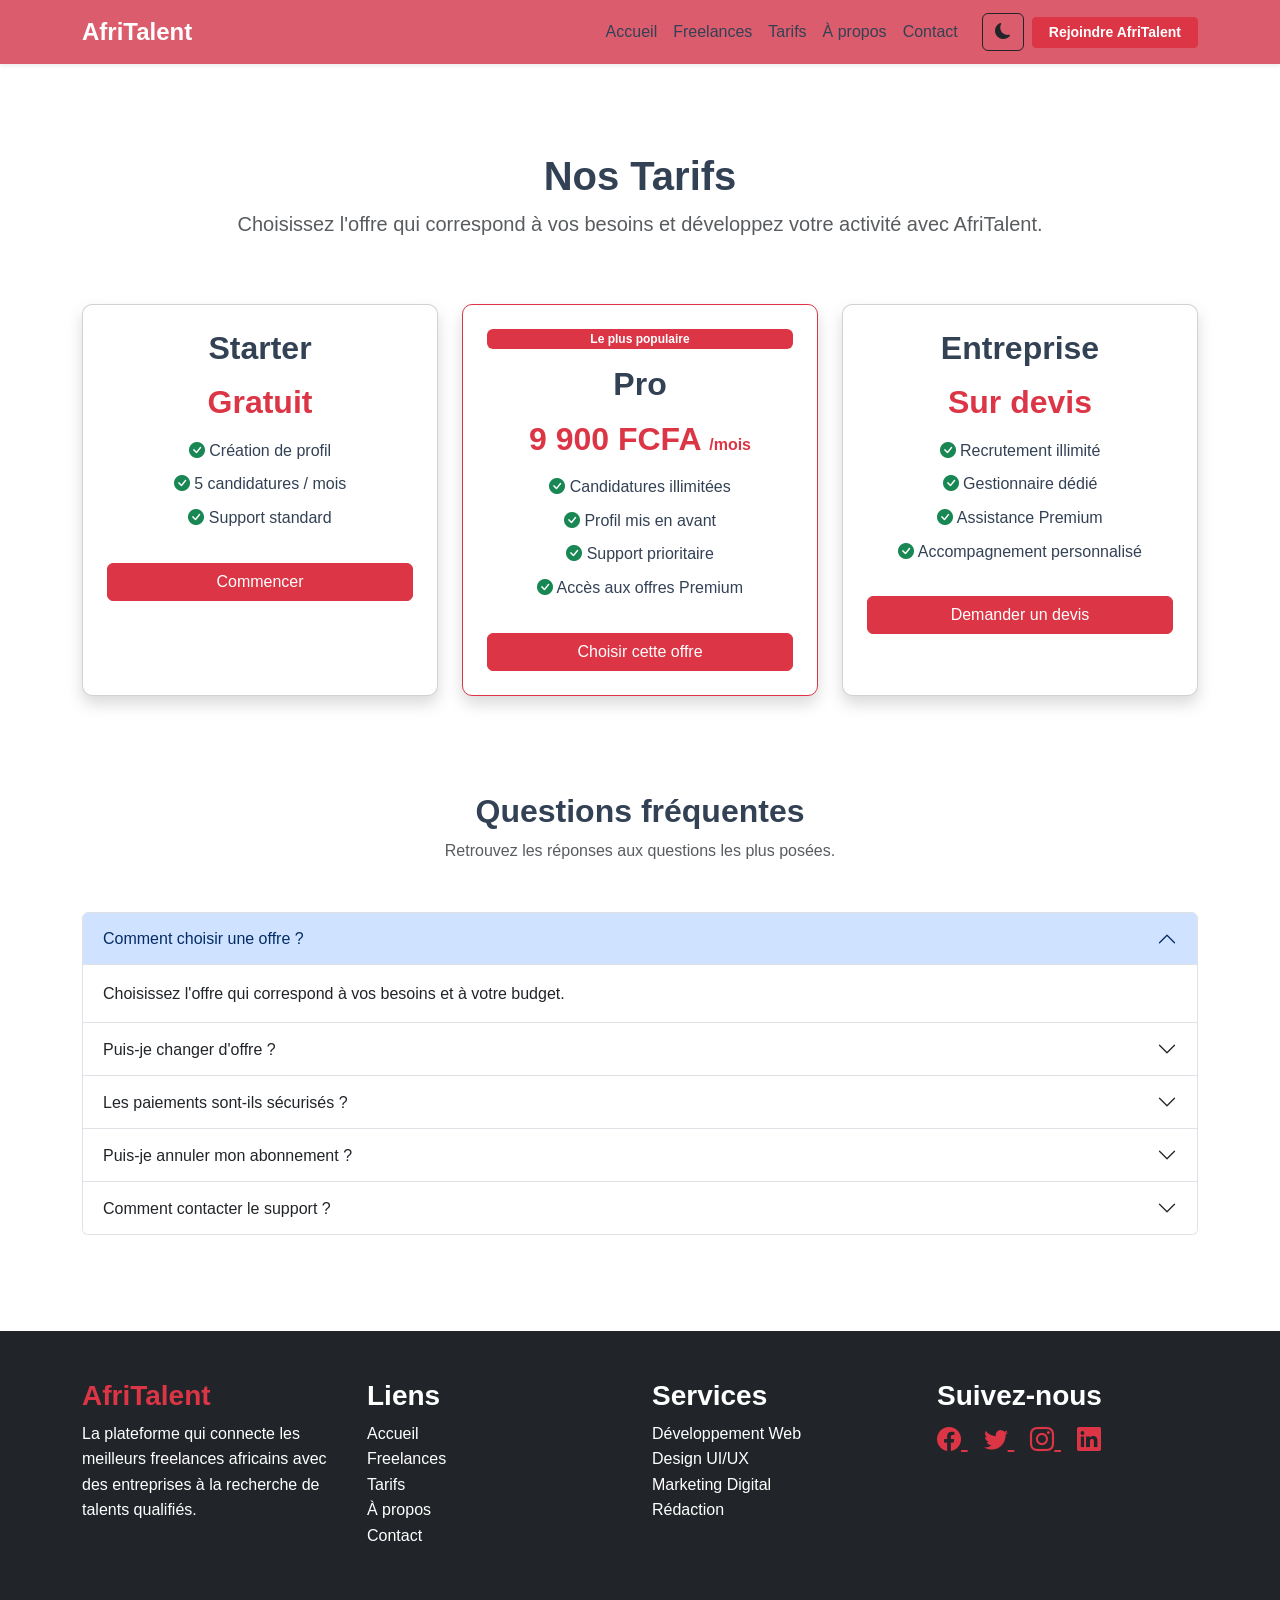
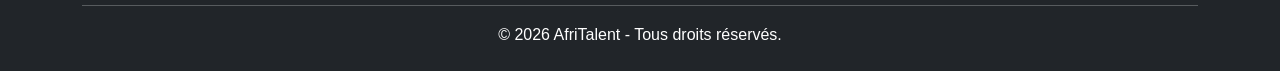
<file: tarifs.html>
<!DOCTYPE html>
<html lang="fr">
<head>
    <meta charset="UTF-8">
    <meta name="viewport" content="width=device-width, initial-scale=1.0">
    <title>Tarifs - AfriTalent</title>

    <link href="https://cdn.jsdelivr.net/npm/bootstrap@5.3.0/dist/css/bootstrap.min.css" rel="stylesheet">

    <link rel="stylesheet" href="https://cdn.jsdelivr.net/npm/bootstrap-icons@1.10.5/font/bootstrap-icons.css">

    <link rel="stylesheet" href="css/styles.css">
</head>

<body>

<!-- Navbar fixe avec toggle dark mode et bouton d'inscription -->

<nav class="navbar navbar-expand-lg navbar-light bg-white shadow-sm fixed-top">
    <div class="container">

        <a class="navbar-brand fw-bold" href="index.html">
            AfriTalent
        </a>

        <button class="navbar-toggler" type="button"
                data-bs-toggle="collapse"
                data-bs-target="#navbarNav">

            <span class="navbar-toggler-icon"></span>

        </button>

        <div class="collapse navbar-collapse" id="navbarNav">

    <ul class="navbar-nav ms-auto">
        <li class="nav-item"><a class="nav-link" href="index.html">Accueil</a></li>
        <li class="nav-item"><a class="nav-link" href="freelances.html">Freelances</a></li>
        <li class="nav-item"><a class="nav-link" href="tarifs.html">Tarifs</a></li>
        <li class="nav-item"><a class="nav-link" href="about.html">À propos</a></li>
        <li class="nav-item"><a class="nav-link" href="contact.html">Contact</a></li>
    </ul>

    <div class="d-flex align-items-center ms-3">

        <button id="theme-toggle" class="btn btn-outline-dark me-2">
            <i class="bi bi-moon-fill"></i>
        </button>

        <a href="contact.html" class="btn btn-danger btn-sm px-3 fw-bold">
            Rejoindre AfriTalent
        </a>

    </div>
</div>
</div>
</nav>

<!-- En-tête de page : titre "Nos tarifs" et sous titre-->

<section class="container py-5 mt-5">

    <div class="text-center">

        <h1 class="fw-bold">
            Nos Tarifs
        </h1>

        <p class="lead text-muted">
            Choisissez l'offre qui correspond à vos besoins et développez votre activité avec AfriTalent.
        </p>

    </div>

</section>

<!-- 3 plans tarifaires (Starter/Pro/Entreprise) , le plan Pro mise en avant avec bordure et badge-->

<section class="container pb-5">

    <div class="row g-4">
        <div class="col-lg-4 col-md-6">

    <div class="card service-card h-100 shadow text-center p-4">

        <h2 class="mb-3">Starter</h2>

        <h2 class="text-danger fw-bold mb-3">
            Gratuit
        </h2>

        <ul class="list-unstyled mb-4">

            <li class="mb-2">
                <i class="bi bi-check-circle-fill text-success"></i>
                Création de profil
            </li>

            <li class="mb-2">
                <i class="bi bi-check-circle-fill text-success"></i>
                5 candidatures / mois
            </li>

            <li class="mb-2">
                <i class="bi bi-check-circle-fill text-success"></i>
                Support standard
            </li>

        </ul>

        <a href="contact.html" class="btn btn-danger">
            Commencer
        </a>

    </div>

</div>


<div class="col-lg-4 col-md-6">

    <div class="card service-card h-100 shadow border-danger text-center p-4">

        <span class="badge bg-danger mb-3">
            Le plus populaire
        </span>

        <h2 class="mb-3">Pro</h2>

        <h2 class="text-danger fw-bold mb-3">
            9 900 FCFA
            <small class="fs-6">/mois</small>
        </h2>

        <ul class="list-unstyled mb-4">

            <li class="mb-2">
                <i class="bi bi-check-circle-fill text-success"></i>
                Candidatures illimitées
            </li>

            <li class="mb-2">
                <i class="bi bi-check-circle-fill text-success"></i>
                Profil mis en avant
            </li>

            <li class="mb-2">
                <i class="bi bi-check-circle-fill text-success"></i>
                Support prioritaire
            </li>

            <li class="mb-2">
                <i class="bi bi-check-circle-fill text-success"></i>
                Accès aux offres Premium
            </li>

        </ul>

        <a href="contact.html" class="btn btn-danger">
            Choisir cette offre
        </a>

    </div>

</div>


<div class="col-lg-4 col-md-6">

    <div class="card service-card h-100 shadow text-center p-4">

        <h2 class="mb-3">Entreprise</h2>

        <h2 class="text-danger fw-bold mb-3">
            Sur devis
        </h2>

        <ul class="list-unstyled mb-4">

            <li class="mb-2">
                <i class="bi bi-check-circle-fill text-success"></i>
                Recrutement illimité
            </li>

            <li class="mb-2">
                <i class="bi bi-check-circle-fill text-success"></i>
                Gestionnaire dédié
            </li>

            <li class="mb-2">
                <i class="bi bi-check-circle-fill text-success"></i>
                Assistance Premium
            </li>

            <li class="mb-2">
                <i class="bi bi-check-circle-fill text-success"></i>
                Accompagnement personnalisé
            </li>

        </ul>

        <a href="contact.html" class="btn btn-danger">
            Demander un devis
        </a>

    </div>

</div>

    </div>

</section>
<!-- FAQ en accordion boostrap : 5 question/réponse -->

<section class="container py-5">

    <div class="text-center mb-5">
        <h2 class="fw-bold">Questions fréquentes</h2>
        <p class="text-muted">
            Retrouvez les réponses aux questions les plus posées.
        </p>
    </div>

    <div class="accordion" id="faqAccordion">

        <div class="accordion-item">
            <h2 class="accordion-header">
                <button class="accordion-button" type="button" data-bs-toggle="collapse" data-bs-target="#faq1">
                    Comment choisir une offre ?
                </button>
            </h2>

            <div id="faq1" class="accordion-collapse collapse show" data-bs-parent="#faqAccordion">
                <div class="accordion-body">
                    Choisissez l'offre qui correspond à vos besoins et à votre budget.
                </div>
            </div>
        </div>

        <div class="accordion-item">
            <h2 class="accordion-header">
                <button class="accordion-button collapsed" type="button" data-bs-toggle="collapse" data-bs-target="#faq2">
                    Puis-je changer d'offre ?
                </button>
            </h2>

            <div id="faq2" class="accordion-collapse collapse" data-bs-parent="#faqAccordion">
                <div class="accordion-body">
                    Oui, vous pouvez modifier votre abonnement à tout moment.
                </div>
            </div>
        </div>

        <div class="accordion-item">
            <h2 class="accordion-header">
                <button class="accordion-button collapsed" type="button" data-bs-toggle="collapse" data-bs-target="#faq3">
                    Les paiements sont-ils sécurisés ?
                </button>
            </h2>

            <div id="faq3" class="accordion-collapse collapse" data-bs-parent="#faqAccordion">
                <div class="accordion-body">
                    Oui, toutes les transactions sont sécurisées.
                </div>
            </div>
        </div>

        <div class="accordion-item">
            <h2 class="accordion-header">
                <button class="accordion-button collapsed" type="button" data-bs-toggle="collapse" data-bs-target="#faq4">
                    Puis-je annuler mon abonnement ?
                </button>
            </h2>

            <div id="faq4" class="accordion-collapse collapse" data-bs-parent="#faqAccordion">
                <div class="accordion-body">
                    Oui, vous pouvez résilier votre abonnement à tout moment.
                </div>
            </div>
        </div>

        <div class="accordion-item">
            <h2 class="accordion-header">
                <button class="accordion-button collapsed" type="button" data-bs-toggle="collapse" data-bs-target="#faq5">
                    Comment contacter le support ?
                </button>
            </h2>

            <div id="faq5" class="accordion-collapse collapse" data-bs-parent="#faqAccordion">
                <div class="accordion-body">
                    Vous pouvez nous contacter depuis la page Contact ou par e-mail.
                </div>
            </div>
        </div>

    </div>

</section>

<!-- footer 4 colonnes : logo, liens, services, réseaux sociaux -->

<footer class="bg-dark text-white pt-5 pb-4 mt-5">
    <div class="container">
        <div class="row">

            
            <div class="col-md-3 mb-4">
                <h3 class="fw-bold text-danger">AfriTalent</h3>
                <p>
                    La plateforme qui connecte les meilleurs freelances africains
                    avec des entreprises à la recherche de talents qualifiés.
                </p>
            </div>

          
            <div class="col-md-3 mb-4">
                <h3>Liens</h3>
                <ul class="list-unstyled">
                    <li><a href="index.html" class="text-white text-decoration-none">Accueil</a></li>
                    <li><a href="freelances.html" class="text-white text-decoration-none">Freelances</a></li>
                    <li><a href="tarifs.html" class="text-white text-decoration-none">Tarifs</a></li>
                    <li><a href="about.html" class="text-white text-decoration-none">À propos</a></li>
                    <li><a href="contact.html" class="text-white text-decoration-none">Contact</a></li>
                </ul>
            </div>

            
            <div class="col-md-3 mb-4">
                <h3>Services</h3>
                <ul class="list-unstyled">
                    <li>Développement Web</li>
                    <li>Design UI/UX</li>
                    <li>Marketing Digital</li>
                    <li>Rédaction</li>
                </ul>
            </div>

            
            <div class="col-md-3 mb-4">
                <h3>Suivez-nous</h3>

                <a href="#" class="text-danger fs-4 me-3">
                    <i class="bi bi-facebook"></i>
                </a>

                <a href="#" class="text-danger fs-4 me-3">
                    <i class="bi bi-twitter"></i>
                </a>

                <a href="#" class="text-danger fs-4 me-3">
                    <i class="bi bi-instagram"></i>
                </a>

                <a href="#" class="text-danger fs-4">
                    <i class="bi bi-linkedin"></i>
                </a>
            </div>

        </div>

        <hr class="border-light">

        <div class="text-center">
            <p class="mb-0">
                © 2026 AfriTalent - Tous droits réservés.
            </p>
        </div>

    </div>
</footer>
<button id="backToTop" class="btn btn-danger rounded-circle">
    <i class="bi bi-arrow-up"></i>
</button>
<script src="https://cdn.jsdelivr.net/npm/bootstrap@5.3.0/dist/js/bootstrap.bundle.min.js"></script>
<script src="js/main.js"></script>

</body>
</html>
</file>
<file: css/styles.css>
/* ======================
   VARIABLES CSS GLOBALES
   Centralise couleurs, polices et espacements pour les réutiliser
   partout via var(--nom) et faciliter le dark mode
   ====================== */
:root{
    --font-main:'Inter',sans-serif;
    --font-heading:'Poppins',sans-serif;
    --primary-color:#db5c6c;
    --secondary-color:#f59e0b;
    --text-color:#334155;
    --background-color:#ffffff;
    --spacing-md:1rem;
}

/* Reset de base : supprime les marges/paddings par défaut du navigateur */
* {
    margin: 0;
    padding: 0;
    box-sizing: border-box;
}

body {
    font-family:var(--font-main) ;
    color: var(--text-color);
    background-color: var(--background-color);
    padding-top: 56px; /* compense la navbar fixed-top */
    line-height: 1.6;
}

/* ======================
   DARK MODE
   Redéfinit les variables de couleur quand .dark-mode est ajouté au body,
   ce qui met à jour automatiquement tous les éléments qui utilisent var(--text-color)
   et var(--background-color)
   ====================== */
body.dark-mode {
    --text-color: #e2e8f0;
    --background-color: #0f172a;
}

/* Les classes Bootstrap text-dark/text-muted ignorent nos variables,
   donc on force leur couleur en dark mode */
body.dark-mode .text-dark,
body.dark-mode .text-muted {
    color: var(--text-color) !important;
}

/* Exception : à l'intérieur des cartes/blocs qui restent blancs (bg-white),
   on garde le texte sombre pour rester lisible sur fond clair */
body.dark-mode .bg-white .text-dark,
body.dark-mode .bg-white .text-muted,
body.dark-mode .card .text-dark,
body.dark-mode .card .text-muted {
    color: #334155 !important;
}

h1, h2, h3, .navbar-brand {
    font-family: 'Poppins' , sans-serif;
    font-weight: 700;
}

/* ======================
   NAVBAR
   Fond rose fixe + effet "shrink" (ombre, padding réduit) ajouté
   dynamiquement en JS via la classe .scrolled au-delà de 50px de scroll
   ====================== */
.navbar {
    background-color: var(--primary-color) !important; 
    border-bottom: none !important;
    transition: all 0.3s ease;
}
.navbar.scrolled {
    box-shadow: 0 2px 10px rgba(0,0,0,0.15);
    padding-top: 5px;
    padding-bottom: 5px;
}
.navbar-brand {
    color: white !important;
    font-size: 1.5rem;
}

/* Fond clair/sombre des sections principales, scopé pour ne pas
   affecter les containers imbriqués dans le hero ou le CTA */
body > section.container,
.bg-light {
    background-color: var(--background-color) !important;
    color: var(--text-color) !important;
}
.nav-link {
    color: var(--text-color) !important;
}

/* ======================
   SECTION HERO
   Image en pleine largeur avec le titre centré par-dessus (position absolute),
   et les cartes de stats flottant en bas de l'image
   ====================== */
#hero h1 {
    font-size: 3rem;
    margin-bottom: 1rem;
}
.hero-stats {
    position: absolute;
    bottom: 40px;
    left: 0;
    width: 100%;
    z-index: 2;
}
img {
    max-width: 100%;
    height: auto;
    display: block;
}

*.hero-bg-img {
    position: absolute;
    top: 0;
    left: 0;
    width: 100%;
    height: 100%;
    object-fit: cover;
    z-index: 1;
}
.stats-section {
    margin-top: -80px;
    position: relative;
    z-index: 3;
}

#hero {
    height: 90vh; 
    display: flex;
    align-items: center;
    overflow: hidden;
}
.hero{
    position: relative;
    height: 100vh;
}

.hero-img{
    width: 100%;
    height: 100%;
    object-fit: cover;
}

.hero-content{
    position: absolute;
    top: 50%;
    left: 50%;
    transform: translate(-50%, -50%);
    width: 100%;
    text-align: center;
    color: white;
    z-index: 2;
}

/* Cartes de statistiques semi-transparentes posées sur l'image hero */
.stat-card{
    background-color: rgba(255,255,255,0.2);
    border: 1px solid rgba(255,255,255,0.4);
    border-radius: 15px;
    padding: 25px;
    text-align: center;
    color: white;
    backdrop-filter: blur(5px);
    transition: 0.3s;
}

.stat-card:hover{
    transform: translateY(-5px);
}

.stat-card h2{
    font-size: 2rem;
    font-weight: bold;
    margin-bottom: 10px;
}

.stat-card p{
    margin: 0;
    font-size: 1rem;
}

/* ======================
   CARTES DE SERVICES
   Passent en rose plein avec texte blanc au survol
   ====================== */
.service-card {
    transition: all 0.3s ease;
    cursor: pointer;
    background-color: var(--background-color);
    color: var(--text-color);
    border-radius: 10px;
}

.service-card:hover {
    transform: translateY(-10px);
    box-shadow: 0 15px 30px rgba(0,0,0,0.2) !important;
    background-color: var(--primary-color) !important;
    color: white;
}

.service-card:hover i,
.service-card:hover h4 {
    color: white !important;
}

/* ======================
   BENTO GRID ("Comment ça marche ?")
   Grille asymétrique en CSS Grid : une carte large (2 colonnes),
   une carte haute (2 lignes), et une carte normale
   ====================== */
.bento-grid {
    display: grid;
    grid-template-columns: repeat(3, 1fr); 
    grid-auto-rows: 200px;
    gap: 20px;
}

.bento-item{
    transition: all 0.3s ease;
    cursor: pointer;
}

.bento-item:hover{
    transform: translateY(-10px);
    box-shadow: 0 10px 25px rgba(0, 0, 0, 0.2);
    background-color: var(--primary-color) !important;
    color: white;
}

.bento-item:hover i{
    color: white !important;
}

.item-large {
    grid-column: span 2;
}

.item-tall {
    grid-row: span 2;
}

/* ======================
   TÉMOIGNAGES (carousel)
   ====================== */
.temoignage-card{
    max-width: 700px;
}

.temoignage-card img{
    width: 90px;
    height: 90px;
    border-radius: 50%;
    display: block;
    margin: 0 auto 15px;
}

.temoignage-card i{
    color: #ffc107;
    font-size: 18px;
}

/* ======================
   SECTION CTA (Appel à l'action final)
   ====================== */
.cta{
    background: #dc3545;
    color: white;
}

.cta h2{
    font-weight: 700;
}

.cta p{
    max-width: 700px;
    margin: auto;
    margin-bottom: 30px;
}

.cta .btn{
    padding: 10px 25px;
    border-radius: 30px;
    font-weight: 600;
}

.contact-hero h1{
    font-weight: 700;
}

/* ======================
   FORMULAIRE DE CONTACT
   ====================== */
form .form-control{
    border-radius: 10px;
}

form .btn{
    padding: 10px 25px;
    border-radius: 30px;
}

form textarea{
    resize:none;
}

iframe{
    border-radius:10px;
}

/* ======================
   ANIMATION FADE-IN AU SCROLL
   État de départ (invisible + décalé) et état final (.visible ajouté par JS)
   pour les sections qui apparaissent progressivement au scroll
   ====================== */
.fade-in {
    opacity: 0;
    transform: translateY(20px);
    transition: opacity 0.6s ease, transform 0.6s ease;
}

.fade-in.visible {
    opacity: 1;
    transform: translateY(0);
}

/* ==========================
   RESPONSIVE TABLETTE (max-width: 768px)
========================== */

@media screen and (max-width: 768px) {

    .hero {
        height: auto;
    }

    .hero-content {
        width: 100%;
        padding: 30px 20px;
    }

    .hero-content h1 {
        font-size: 2.2rem;
    }

    .hero-content p {
        font-size: 1rem;
    }

    .stat-card {
        margin-bottom: 20px;
    }

    .bento-grid {
        grid-template-columns: 1fr;
    }

    .item-large,
    .item-tall {
        grid-column: span 1;
        grid-row: span 1;
    }

    .service-card {
        margin-bottom: 20px;
    }

    .temoignage-card {
        width: 100%;
    }

    .cta h2 {
        font-size: 2rem;
    }

    footer {
        text-align: center;
    }

}

/* ==========================
   RESPONSIVE MOBILE (max-width: 576px)
========================== */

@media screen and (max-width: 576px) {

    body {
        padding-top: 70px;
    }

    .hero {
        height: auto;
    }

    .hero-content {
        padding: 20px;
    }

    .hero-content h1 {
        font-size: 1.8rem;
    }

    .hero-content p {
        font-size: 0.95rem;
    }

    .hero-content .btn {
        display: block;
        width: 100%;
        margin-bottom: 10px;
    }

    .stat-card {
        margin-bottom: 15px;
    }

    .bento-grid {
        grid-template-columns: 1fr;
    }

    .service-card {
        margin-bottom: 20px;
    }

    .cta {
        text-align: center;
        padding: 40px 20px;
    }

    .cta h2 {
        font-size: 1.6rem;
    }

    .cta .btn {
        display: block;
        width: 100%;
        margin-bottom: 10px;
    }

    iframe {
        height: 300px;
    }

    footer .col-md-3 {
        margin-bottom: 25px;
        text-align: center;
    }

}
</file>
